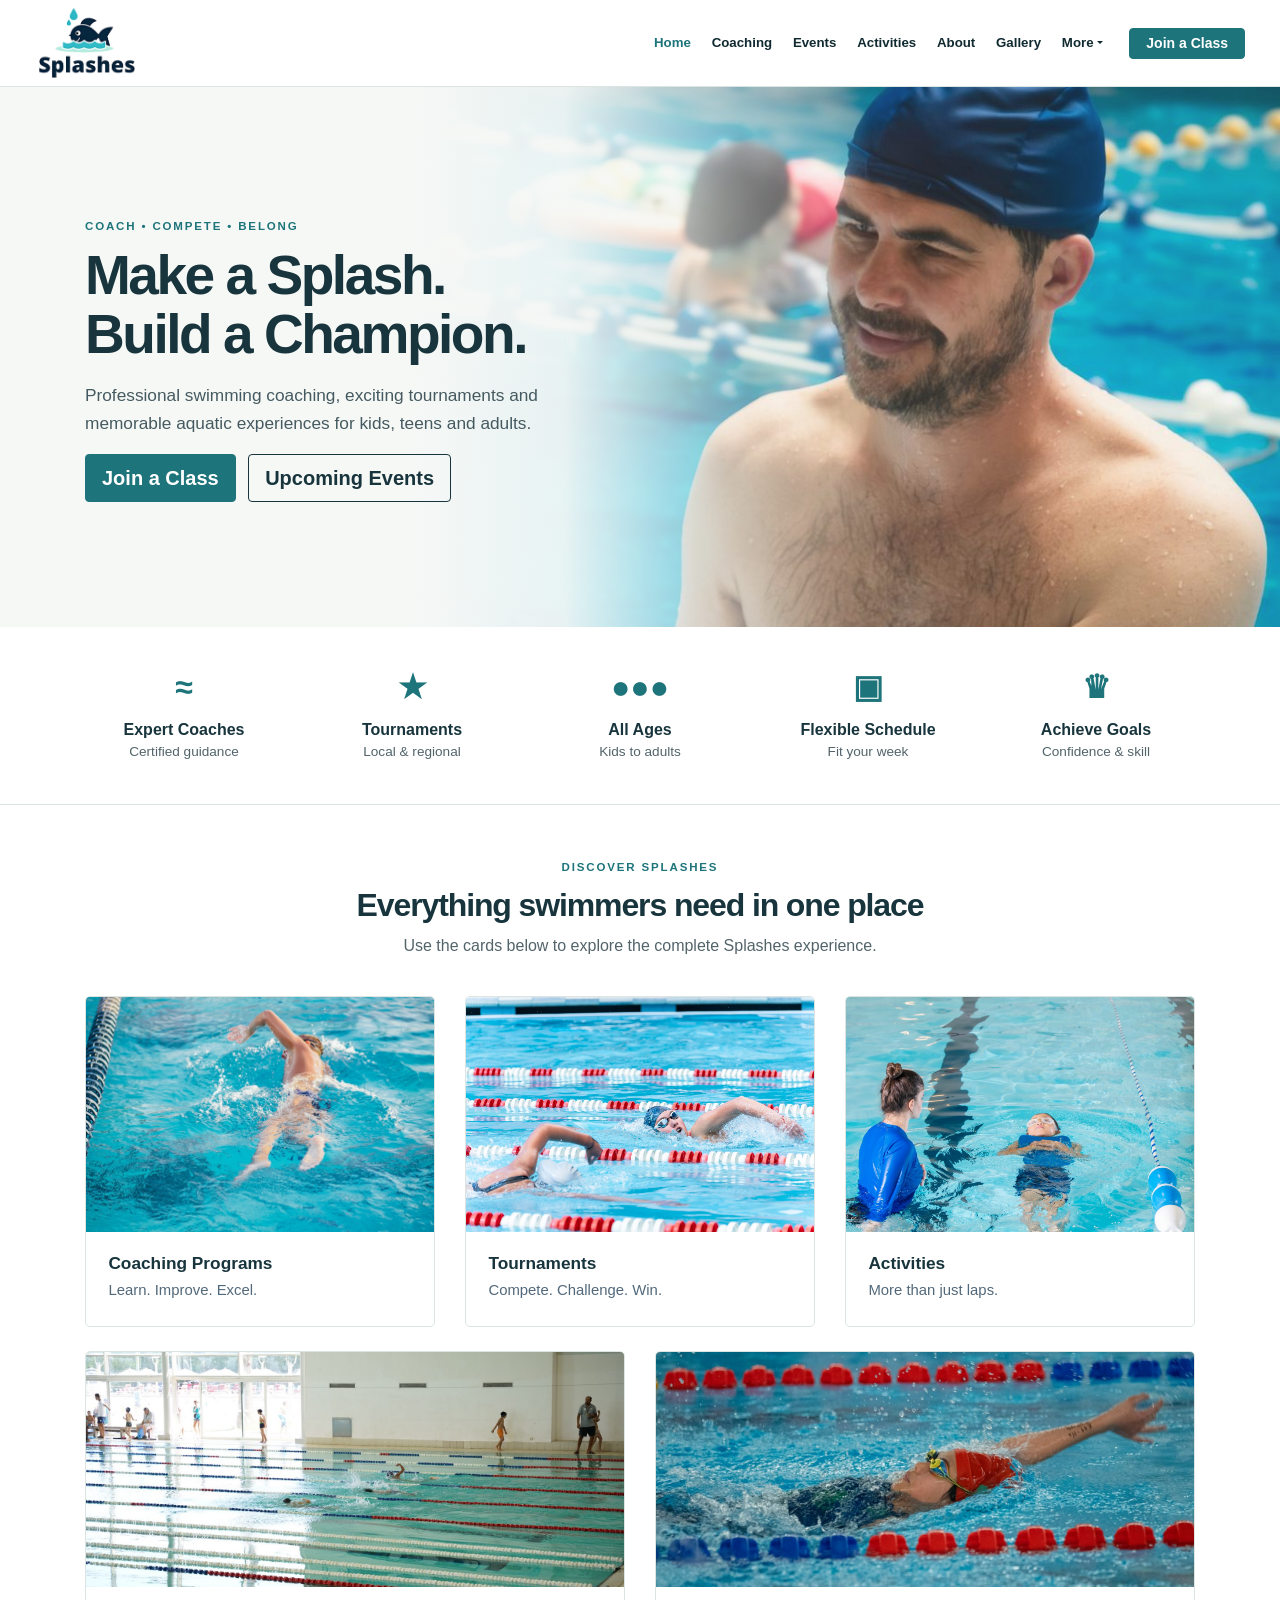
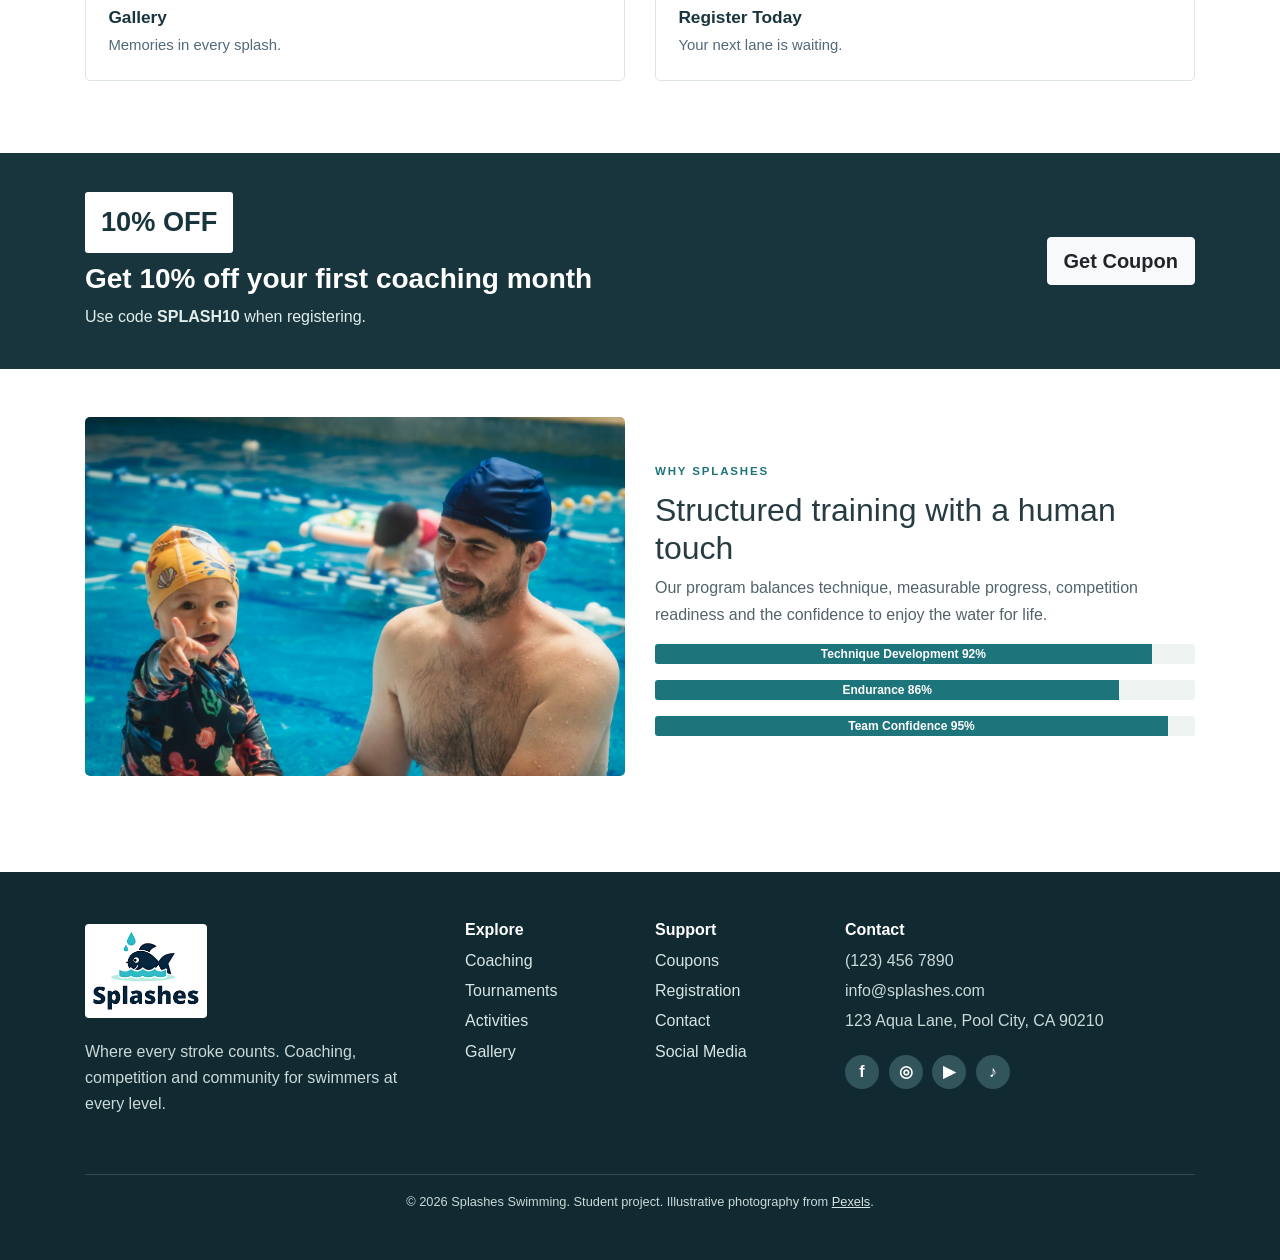
<file: index.html>
<!DOCTYPE html>

<html lang="en">

<head>

    <meta charset="UTF-8">

    <meta name="viewport"
          content="width=device-width, initial-scale=1.0">

    <meta name="description"
          content="Splashes swimming coaching and tournament website">

    <link rel="icon"
          href="images/favicon.png">


    <!-- Bootstrap CSS -->

    <link rel="stylesheet"
          href="https://maxcdn.bootstrapcdn.com/bootstrap/4.5.2/css/bootstrap.min.css">


    <!-- Custom CSS -->

    <link rel="stylesheet"
          href="css/styles.css">


    <title>Splashes | Home</title>

</head>


<body>


    <!-- Main Responsive Bootstrap Navigation -->

    <nav class="navbar navbar-expand-lg navbar-light bg-white sticky-top shadow-sm">

        <div class="container">

            <a class="navbar-brand" href="index.html" aria-label="Splashes Academy home"><img class="brand-logo" src="images/splashes-logo.png" alt="Splashes shark logo"></a>


            <button class="navbar-toggler"
                    type="button"
                    data-toggle="collapse"
                    data-target="#mainNav"
                    aria-controls="mainNav"
                    aria-expanded="false"
                    aria-label="Toggle navigation">

                <span class="navbar-toggler-icon"></span>

            </button>


            <div class="collapse navbar-collapse"
                 id="mainNav">

                <ul class="navbar-nav ml-auto align-items-lg-center">
                    <li class="nav-item"><a class="nav-link" href="index.html">Home</a></li>
                    <li class="nav-item"><a class="nav-link" href="coaching.html">Coaching</a></li>
                    <li class="nav-item"><a class="nav-link" href="tournaments.html">Events</a></li>
                    <li class="nav-item"><a class="nav-link" href="activities.html">Activities</a></li>
                    <li class="nav-item"><a class="nav-link" href="about.html">About</a></li>
                    <li class="nav-item"><a class="nav-link" href="gallery.html">Gallery</a></li>
                    <li class="nav-item dropdown">
                        <a class="nav-link dropdown-toggle" href="#" id="exploreMenu" role="button" data-toggle="dropdown" aria-haspopup="true" aria-expanded="false">More</a>
                        <div class="dropdown-menu dropdown-menu-right" aria-labelledby="exploreMenu">
                            <a class="dropdown-item" href="coupons.html">Coupons</a>
                            <a class="dropdown-item" href="social.html">Social</a>
                            <a class="dropdown-item" href="contact.html">Contact</a>
                        </div>
                    </li>
                    <li class="nav-item ml-lg-3"><a class="btn btn-aqua btn-sm px-3" href="register.html">Join a Class</a></li>
                </ul>

            </div>

        </div>

    </nav>



    <!-- Home Hero Section -->

    <header class="hero-home">

        <div class="container hero-inner">

            <div class="row align-items-center min-vh-70">

                <div class="col-lg-6 hero-copy">

                    <span class="eyebrow">
                        COACH • COMPETE • BELONG
                    </span>

                    <h1>
                        Make a Splash.
                        <br>

                        <span>
                            Build a Champion.
                        </span>
                    </h1>

                    <p class="lead">
                        Professional swimming coaching,
                        exciting tournaments and memorable
                        aquatic experiences for kids,
                        teens and adults.
                    </p>


                    <a href="register.html"
                       class="btn btn-aqua btn-lg mr-lg-2 mb-2 mb-lg-0">

                        Join a Class

                    </a>


                    <a href="tournaments.html"
                       class="btn btn-outline-navy btn-lg">

                        Upcoming Events

                    </a>

                </div>

            </div>

        </div>

    </header>



    <!-- Main Feature Strip -->

    <section class="feature-strip">

        <div class="container">

            <div class="row text-center">


                <div class="col-6 col-md mb-4 mb-md-0">

                    <div class="feature-icon">
                        ≈
                    </div>

                    <h6>
                        Expert Coaches
                    </h6>

                    <p>
                        Certified guidance
                    </p>

                </div>



                <div class="col-6 col-md mb-4 mb-md-0">

                    <div class="feature-icon">
                        ★
                    </div>

                    <h6>
                        Tournaments
                    </h6>

                    <p>
                        Local & regional
                    </p>

                </div>



                <div class="col-6 col-md mb-4 mb-md-0">

                    <div class="feature-icon">
                        ●●●
                    </div>

                    <h6>
                        All Ages
                    </h6>

                    <p>
                        Kids to adults
                    </p>

                </div>



                <div class="col-6 col-md mb-4 mb-md-0">

                    <div class="feature-icon">
                        ▣
                    </div>

                    <h6>
                        Flexible Schedule
                    </h6>

                    <p>
                        Fit your week
                    </p>

                </div>



                <div class="col-12 col-md">

                    <div class="feature-icon">
                        ♛
                    </div>

                    <h6>
                        Achieve Goals
                    </h6>

                    <p>
                        Confidence & skill
                    </p>

                </div>


            </div>

        </div>

    </section>



    <!-- Explore Splashes Cards -->

    <section class="container py-5">

        <div class="section-heading text-center">

            <span class="eyebrow">
                DISCOVER SPLASHES
            </span>

            <h2>
                Everything swimmers need in one place
            </h2>

            <p>
                Use the cards below to explore
                the complete Splashes experience.
            </p>

        </div>


        <div class="row card-deck-grid">


            <!-- Coaching Card -->

            <div class="col-md-4 mb-4">

                <a class="image-card"
                   href="coaching.html">

                    <img src="images/photography/9030290.jpg"
                         alt="A swimmer practices freestyle in a lane">

                    <div>

                        <h4>
                            Coaching Programs
                        </h4>

                        <p>
                            Learn. Improve. Excel.
                        </p>

                    </div>

                </a>

            </div>



            <!-- Tournament Card -->

            <div class="col-md-4 mb-4">

                <a class="image-card"
                   href="tournaments.html">

                    <img src="images/photography/16769521.jpg"
                         alt="Swimmers race freestyle in outdoor lanes">

                    <div>

                        <h4>
                            Tournaments
                        </h4>

                        <p>
                            Compete. Challenge. Win.
                        </p>

                    </div>

                </a>

            </div>



            <!-- Activities Card -->

            <div class="col-md-4 mb-4">

                <a class="image-card"
                   href="activities.html">

                    <img src="images/photography/12918910.jpg"
                         alt="A swimming instructor helps a child in the pool">

                    <div>

                        <h4>
                            Activities
                        </h4>

                        <p>
                            More than just laps.
                        </p>

                    </div>

                </a>

            </div>



            <!-- Gallery Card -->

            <div class="col-md-6 mb-4">

                <a class="image-card horizontal"
                   href="gallery.html">

                    <img src="images/photography/13155141.jpg"
                         alt="Swimmers practice in lanes at an indoor pool">

                    <div>

                        <h4>
                            Gallery
                        </h4>

                        <p>
                            Memories in every splash.
                        </p>

                    </div>

                </a>

            </div>



            <!-- Registration Card -->

            <div class="col-md-6 mb-4">

                <a class="image-card horizontal"
                   href="register.html">

                    <img src="images/photography/30191400.jpg"
                         alt="A competitive swimmer performs backstroke">

                    <div>

                        <h4>
                            Register Today
                        </h4>

                        <p>
                            Your next lane is waiting.
                        </p>

                    </div>

                </a>

            </div>


        </div>

    </section>



    <!-- Promotional Coupon Banner -->

    <section class="coupon-banner">

        <div class="container">

            <div class="row align-items-center">


                <div class="col-md-8">

                    <span class="coupon-badge">
                        10% OFF
                    </span>

                    <h3>
                        Get 10% off your first coaching month
                    </h3>

                    <p class="mb-md-0">
                        Use code
                        <strong>
                            SPLASH10
                        </strong>
                        when registering.
                    </p>

                </div>



                <div class="col-md-4 text-md-right mt-3 mt-md-0">

                    <a class="btn btn-light btn-lg"
                       href="coupons.html">

                        Get Coupon

                    </a>

                </div>


            </div>

        </div>

    </section>



    <!-- Why Splashes Section -->

    <section class="container py-5">

        <div class="row align-items-center">


            <div class="col-lg-6">

                <img class="img-fluid rounded-xl shadow"
                     src="images/photography/32928609.jpg"
                     alt="Competitive swimmer">

            </div>



            <div class="col-lg-6 mt-4 mt-lg-0">

                <span class="eyebrow">
                    WHY SPLASHES
                </span>

                <h2>
                    Structured training with a human touch
                </h2>

                <p>
                    Our program balances technique,
                    measurable progress,
                    competition readiness and the confidence
                    to enjoy the water for life.
                </p>



                <!-- Bootstrap Progress Component -->

                <div class="progress mb-3">

                    <div class="progress-bar"
                         role="progressbar"
                         style="width:92%"
                         aria-valuenow="92"
                         aria-valuemin="0"
                         aria-valuemax="100">

                        Technique Development 92%

                    </div>

                </div>



                <div class="progress mb-3">

                    <div class="progress-bar"
                         role="progressbar"
                         style="width:86%"
                         aria-valuenow="86"
                         aria-valuemin="0"
                         aria-valuemax="100">

                        Endurance 86%

                    </div>

                </div>



                <div class="progress">

                    <div class="progress-bar"
                         role="progressbar"
                         style="width:95%"
                         aria-valuenow="95"
                         aria-valuemin="0"
                         aria-valuemax="100">

                        Team Confidence 95%

                    </div>

                </div>


            </div>

        </div>

    </section>



    <!-- Site Footer -->

    <footer class="site-footer mt-5">




        <div class="container py-5">

            <div class="row">


                <div class="col-md-4 mb-4">

                    <a class="footer-brand" href="index.html" aria-label="Splashes Academy home"><img class="footer-logo" src="images/splashes-logo.png" alt="Splashes shark logo"></a>


                    <p class="mt-2">
                        Where every stroke counts.
                        Coaching, competition and community
                        for swimmers at every level.
                    </p>

                </div>



                <div class="col-6 col-md-2">

                    <h6>
                        Explore
                    </h6>

                    <a href="coaching.html">
                        Coaching
                    </a>

                    <a href="tournaments.html">
                        Tournaments
                    </a>

                    <a href="activities.html">
                        Activities
                    </a>

                    <a href="gallery.html">
                        Gallery
                    </a>

                </div>



                <div class="col-6 col-md-2">

                    <h6>
                        Support
                    </h6>

                    <a href="coupons.html">
                        Coupons
                    </a>

                    <a href="register.html">
                        Registration
                    </a>

                    <a href="contact.html">
                        Contact
                    </a>

                    <a href="social.html">
                        Social Media
                    </a>

                </div>



                <div class="col-md-4 mt-4 mt-md-0">

                    <h6>
                        Contact
                    </h6>

                    <p class="mb-1">
                        (123) 456 7890
                    </p>

                    <p class="mb-1">
                        info@splashes.com
                    </p>

                    <p>
                        123 Aqua Lane, Pool City, CA 90210
                    </p>


                    <div class="social-dots">

                        <a href="#"
                           aria-label="Facebook">
                            f
                        </a>

                        <a href="#"
                           aria-label="Instagram">
                            ◎
                        </a>

                        <a href="#"
                           aria-label="YouTube">
                            ▶
                        </a>

                        <a href="#"
                           aria-label="TikTok">
                            ♪
                        </a>

                    </div>

                </div>


            </div>


            <hr>


            <p class="small mb-0 text-center">
                © 2026 Splashes Swimming. Student project. Illustrative photography from <a class="photo-credit" href="https://www.pexels.com/">Pexels</a>.
            </p>

        </div>

    </footer>



    <!-- JavaScript Libraries and Custom Script -->


    <!-- jQuery -->

    <script src="https://ajax.googleapis.com/ajax/libs/jquery/3.5.1/jquery.min.js">
    </script>


    <!-- Popper -->

    <script src="https://cdnjs.cloudflare.com/ajax/libs/popper.js/1.16.0/umd/popper.min.js">
    </script>


    <!-- Bootstrap JavaScript -->

    <script src="https://maxcdn.bootstrapcdn.com/bootstrap/4.5.2/js/bootstrap.min.js">
    </script>


    <!-- Custom JavaScript -->

    <script src="js/script.js">
    </script>


</body>

</html>
</file>
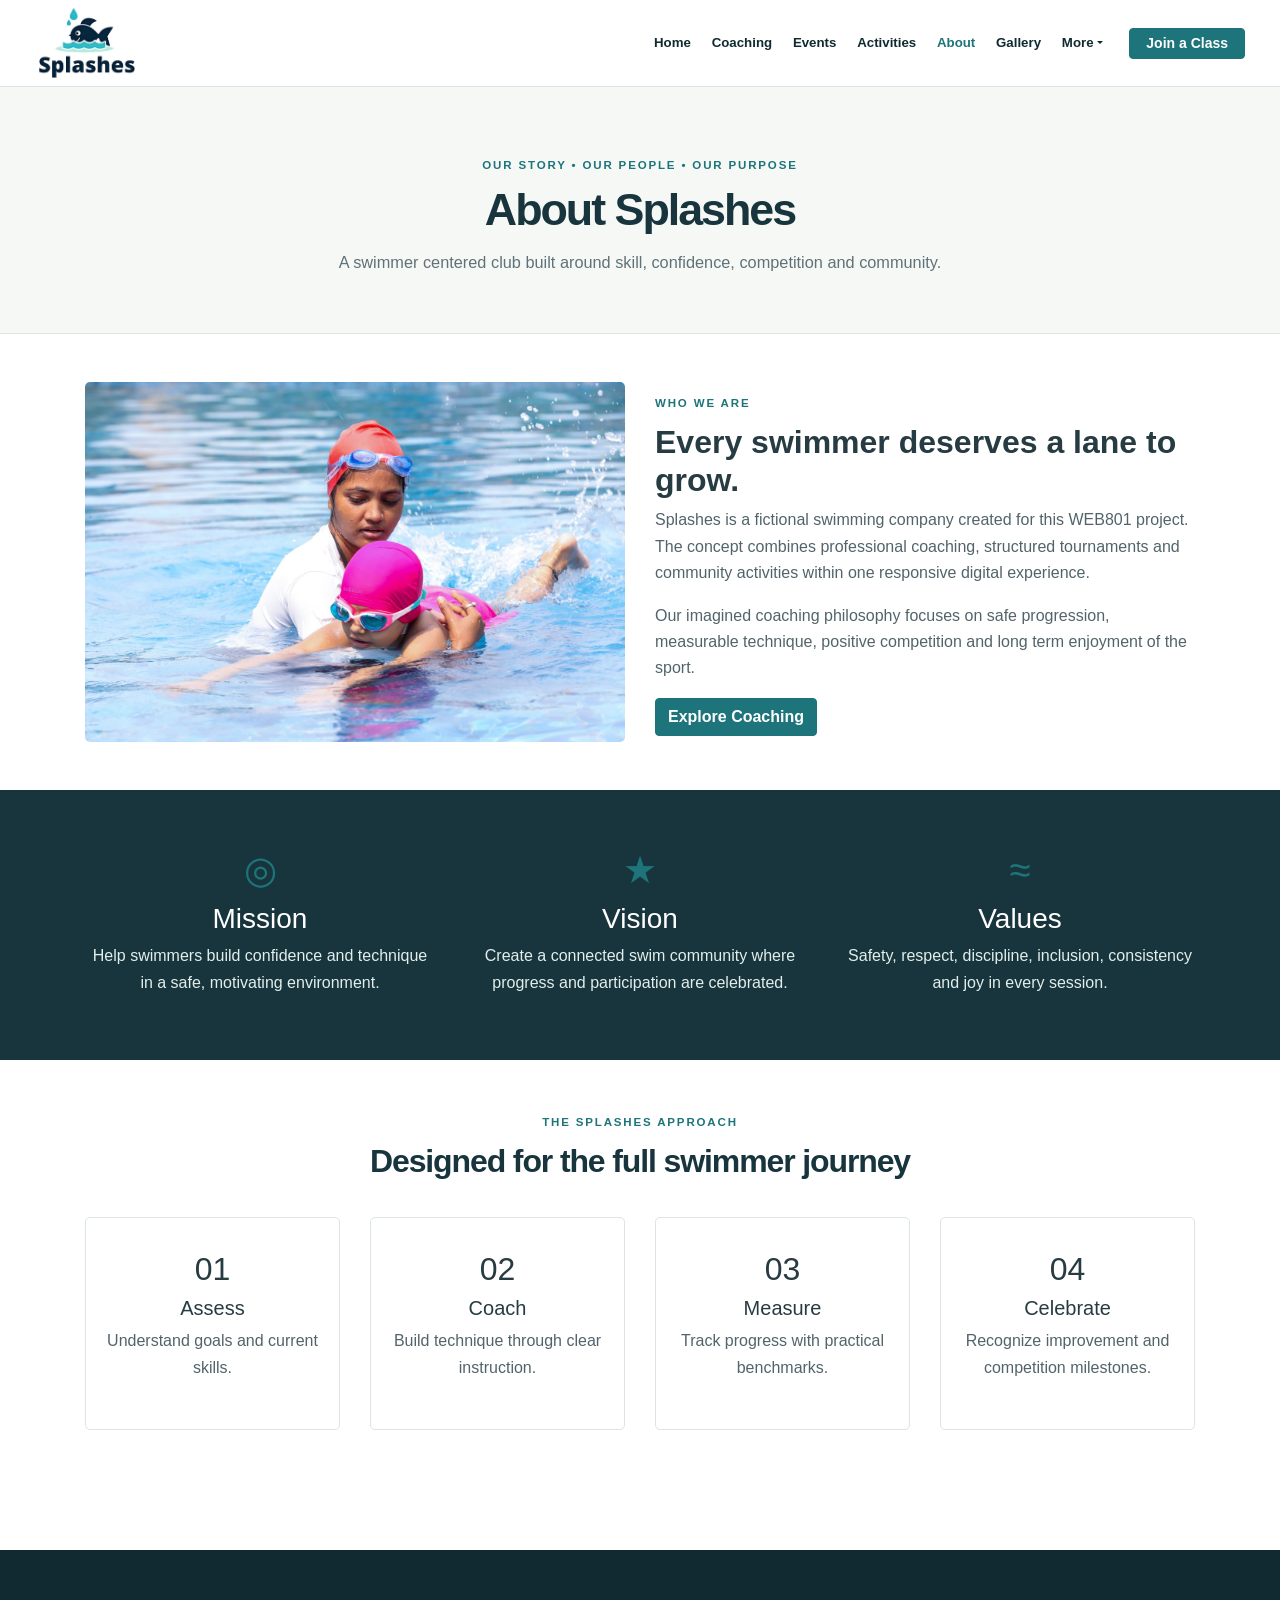
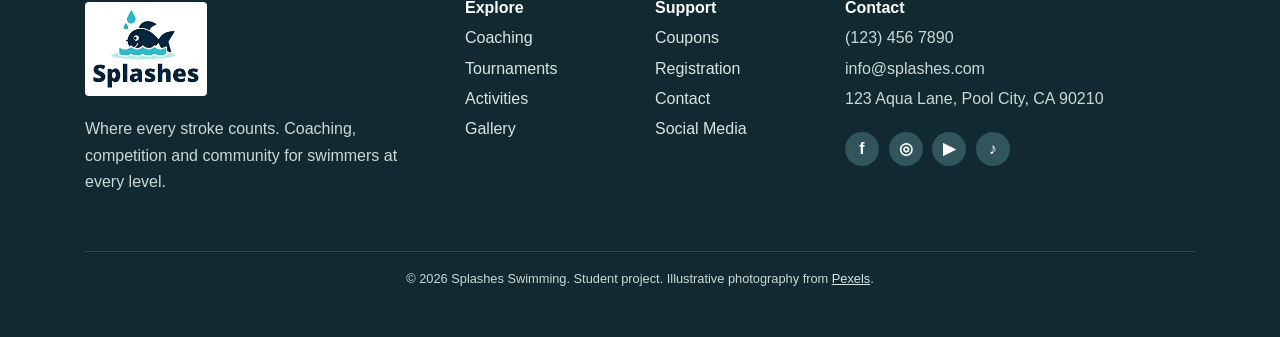
<file: about.html>
<!DOCTYPE html>

<html lang="en">

<head>

    <meta charset="UTF-8">

    <meta name="viewport"
          content="width=device-width, initial-scale=1.0">

    <meta name="description"
          content="Splashes swimming coaching and tournament website">

    <link rel="icon"
          href="images/favicon.png">


    <!-- Bootstrap CSS -->

    <link rel="stylesheet"
          href="https://maxcdn.bootstrapcdn.com/bootstrap/4.5.2/css/bootstrap.min.css">


    <!-- Custom CSS -->

    <link rel="stylesheet"
          href="css/styles.css">


    <title>Splashes | About</title>

</head>


<body>


    <!-- Main Responsive Bootstrap Navigation -->

    <nav class="navbar navbar-expand-lg navbar-light bg-white sticky-top shadow-sm">

        <div class="container">

            <a class="navbar-brand" href="index.html" aria-label="Splashes Academy home"><img class="brand-logo" src="images/splashes-logo.png" alt="Splashes shark logo"></a>


            <button class="navbar-toggler"
                    type="button"
                    data-toggle="collapse"
                    data-target="#mainNav"
                    aria-controls="mainNav"
                    aria-expanded="false"
                    aria-label="Toggle navigation">

                <span class="navbar-toggler-icon"></span>

            </button>


            <div class="collapse navbar-collapse"
                 id="mainNav">

                <ul class="navbar-nav ml-auto align-items-lg-center">
                    <li class="nav-item"><a class="nav-link" href="index.html">Home</a></li>
                    <li class="nav-item"><a class="nav-link" href="coaching.html">Coaching</a></li>
                    <li class="nav-item"><a class="nav-link" href="tournaments.html">Events</a></li>
                    <li class="nav-item"><a class="nav-link" href="activities.html">Activities</a></li>
                    <li class="nav-item"><a class="nav-link" href="about.html">About</a></li>
                    <li class="nav-item"><a class="nav-link" href="gallery.html">Gallery</a></li>
                    <li class="nav-item dropdown">
                        <a class="nav-link dropdown-toggle" href="#" id="exploreMenu" role="button" data-toggle="dropdown" aria-haspopup="true" aria-expanded="false">More</a>
                        <div class="dropdown-menu dropdown-menu-right" aria-labelledby="exploreMenu">
                            <a class="dropdown-item" href="coupons.html">Coupons</a>
                            <a class="dropdown-item" href="social.html">Social</a>
                            <a class="dropdown-item" href="contact.html">Contact</a>
                        </div>
                    </li>
                    <li class="nav-item ml-lg-3"><a class="btn btn-aqua btn-sm px-3" href="register.html">Join a Class</a></li>
                </ul>

            </div>

        </div>

    </nav>



    <!-- About Page Hero -->

    <section class="page-hero">

        <div class="container">

            <span class="eyebrow">
                OUR STORY • OUR PEOPLE • OUR PURPOSE
            </span>

            <h1>
                About Splashes
            </h1>

            <p>
                A swimmer centered club built around skill,
                confidence, competition and community.
            </p>

        </div>

    </section>



    <!-- Who We Are Section -->

    <section class="container py-5">

        <div class="row align-items-center">


            <!-- Team Image -->

            <div class="col-lg-6">

                <img src="images/photography/31522680.jpg"
                     class="img-fluid rounded-xl shadow"
                     alt="An instructor helps a child learn to swim">

            </div>



            <!-- About Content -->

            <div class="col-lg-6 mt-4 mt-lg-0">

                <span class="eyebrow">
                    WHO WE ARE
                </span>

                <h2 class="font-weight-bold">
                    Every swimmer deserves a lane to grow.
                </h2>

                <p>
                    Splashes is a fictional swimming company
                    created for this WEB801 project.
                    The concept combines professional coaching,
                    structured tournaments and community activities
                    within one responsive digital experience.
                </p>

                <p>
                    Our imagined coaching philosophy focuses
                    on safe progression, measurable technique,
                    positive competition and long term enjoyment
                    of the sport.
                </p>

                <a href="coaching.html"
                   class="btn btn-aqua">

                    Explore Coaching

                </a>

            </div>


        </div>

    </section>



    <!-- Mission, Vision and Values -->

    <section class="navy-band py-5">

        <div class="container text-white">

            <div class="row text-center">


                <!-- Mission -->

                <div class="col-md-4 mb-4 mb-md-0">

                    <div class="big-icon">
                        ◎
                    </div>

                    <h3>
                        Mission
                    </h3>

                    <p>
                        Help swimmers build confidence
                        and technique in a safe,
                        motivating environment.
                    </p>

                </div>



                <!-- Vision -->

                <div class="col-md-4 mb-4 mb-md-0">

                    <div class="big-icon">
                        ★
                    </div>

                    <h3>
                        Vision
                    </h3>

                    <p>
                        Create a connected swim community
                        where progress and participation
                        are celebrated.
                    </p>

                </div>



                <!-- Values -->

                <div class="col-md-4">

                    <div class="big-icon">
                        ≈
                    </div>

                    <h3>
                        Values
                    </h3>

                    <p>
                        Safety, respect, discipline,
                        inclusion, consistency and joy
                        in every session.
                    </p>

                </div>


            </div>

        </div>

    </section>



    <!-- Splashes Coaching Approach -->

    <section class="container py-5">

        <div class="section-heading text-center">

            <span class="eyebrow">
                THE SPLASHES APPROACH
            </span>

            <h2>
                Designed for the full swimmer journey
            </h2>

        </div>


        <div class="row">


            <!-- Step 1 -->

            <div class="col-md-3 col-6 mb-4">

                <div class="social-card text-center">

                    <h2>
                        01
                    </h2>

                    <h5>
                        Assess
                    </h5>

                    <p>
                        Understand goals and current skills.
                    </p>

                </div>

            </div>



            <!-- Step 2 -->

            <div class="col-md-3 col-6 mb-4">

                <div class="social-card text-center">

                    <h2>
                        02
                    </h2>

                    <h5>
                        Coach
                    </h5>

                    <p>
                        Build technique through clear instruction.
                    </p>

                </div>

            </div>



            <!-- Step 3 -->

            <div class="col-md-3 col-6 mb-4">

                <div class="social-card text-center">

                    <h2>
                        03
                    </h2>

                    <h5>
                        Measure
                    </h5>

                    <p>
                        Track progress with practical benchmarks.
                    </p>

                </div>

            </div>



            <!-- Step 4 -->

            <div class="col-md-3 col-6 mb-4">

                <div class="social-card text-center">

                    <h2>
                        04
                    </h2>

                    <h5>
                        Celebrate
                    </h5>

                    <p>
                        Recognize improvement
                        and competition milestones.
                    </p>

                </div>

            </div>


        </div>

    </section>



    <!-- Site Footer -->

    <footer class="site-footer mt-5">




        <div class="container py-5">

            <div class="row">


                <div class="col-md-4 mb-4">

                    <a class="footer-brand" href="index.html" aria-label="Splashes Academy home"><img class="footer-logo" src="images/splashes-logo.png" alt="Splashes shark logo"></a>

                    <p class="mt-2">
                        Where every stroke counts.
                        Coaching, competition and community
                        for swimmers at every level.
                    </p>

                </div>



                <div class="col-6 col-md-2">

                    <h6>
                        Explore
                    </h6>

                    <a href="coaching.html">
                        Coaching
                    </a>

                    <a href="tournaments.html">
                        Tournaments
                    </a>

                    <a href="activities.html">
                        Activities
                    </a>

                    <a href="gallery.html">
                        Gallery
                    </a>

                </div>



                <div class="col-6 col-md-2">

                    <h6>
                        Support
                    </h6>

                    <a href="coupons.html">
                        Coupons
                    </a>

                    <a href="register.html">
                        Registration
                    </a>

                    <a href="contact.html">
                        Contact
                    </a>

                    <a href="social.html">
                        Social Media
                    </a>

                </div>



                <div class="col-md-4 mt-4 mt-md-0">

                    <h6>
                        Contact
                    </h6>

                    <p class="mb-1">
                        (123) 456 7890
                    </p>

                    <p class="mb-1">
                        info@splashes.com
                    </p>

                    <p>
                        123 Aqua Lane, Pool City, CA 90210
                    </p>


                    <div class="social-dots">

                        <a href="#"
                           aria-label="Facebook">
                            f
                        </a>

                        <a href="#"
                           aria-label="Instagram">
                            ◎
                        </a>

                        <a href="#"
                           aria-label="YouTube">
                            ▶
                        </a>

                        <a href="#"
                           aria-label="TikTok">
                            ♪
                        </a>

                    </div>

                </div>


            </div>


            <hr>


            <p class="small mb-0 text-center">
                © 2026 Splashes Swimming. Student project. Illustrative photography from <a class="photo-credit" href="https://www.pexels.com/">Pexels</a>.
            </p>

        </div>

    </footer>



    <!-- JavaScript Libraries and Custom Script -->


    <!-- jQuery -->

    <script src="https://ajax.googleapis.com/ajax/libs/jquery/3.5.1/jquery.min.js">
    </script>


    <!-- Popper -->

    <script src="https://cdnjs.cloudflare.com/ajax/libs/popper.js/1.16.0/umd/popper.min.js">
    </script>


    <!-- Bootstrap JavaScript -->

    <script src="https://maxcdn.bootstrapcdn.com/bootstrap/4.5.2/js/bootstrap.min.js">
    </script>


    <!-- Custom JavaScript -->

    <script src="js/script.js">
    </script>


</body>

</html>
</file>
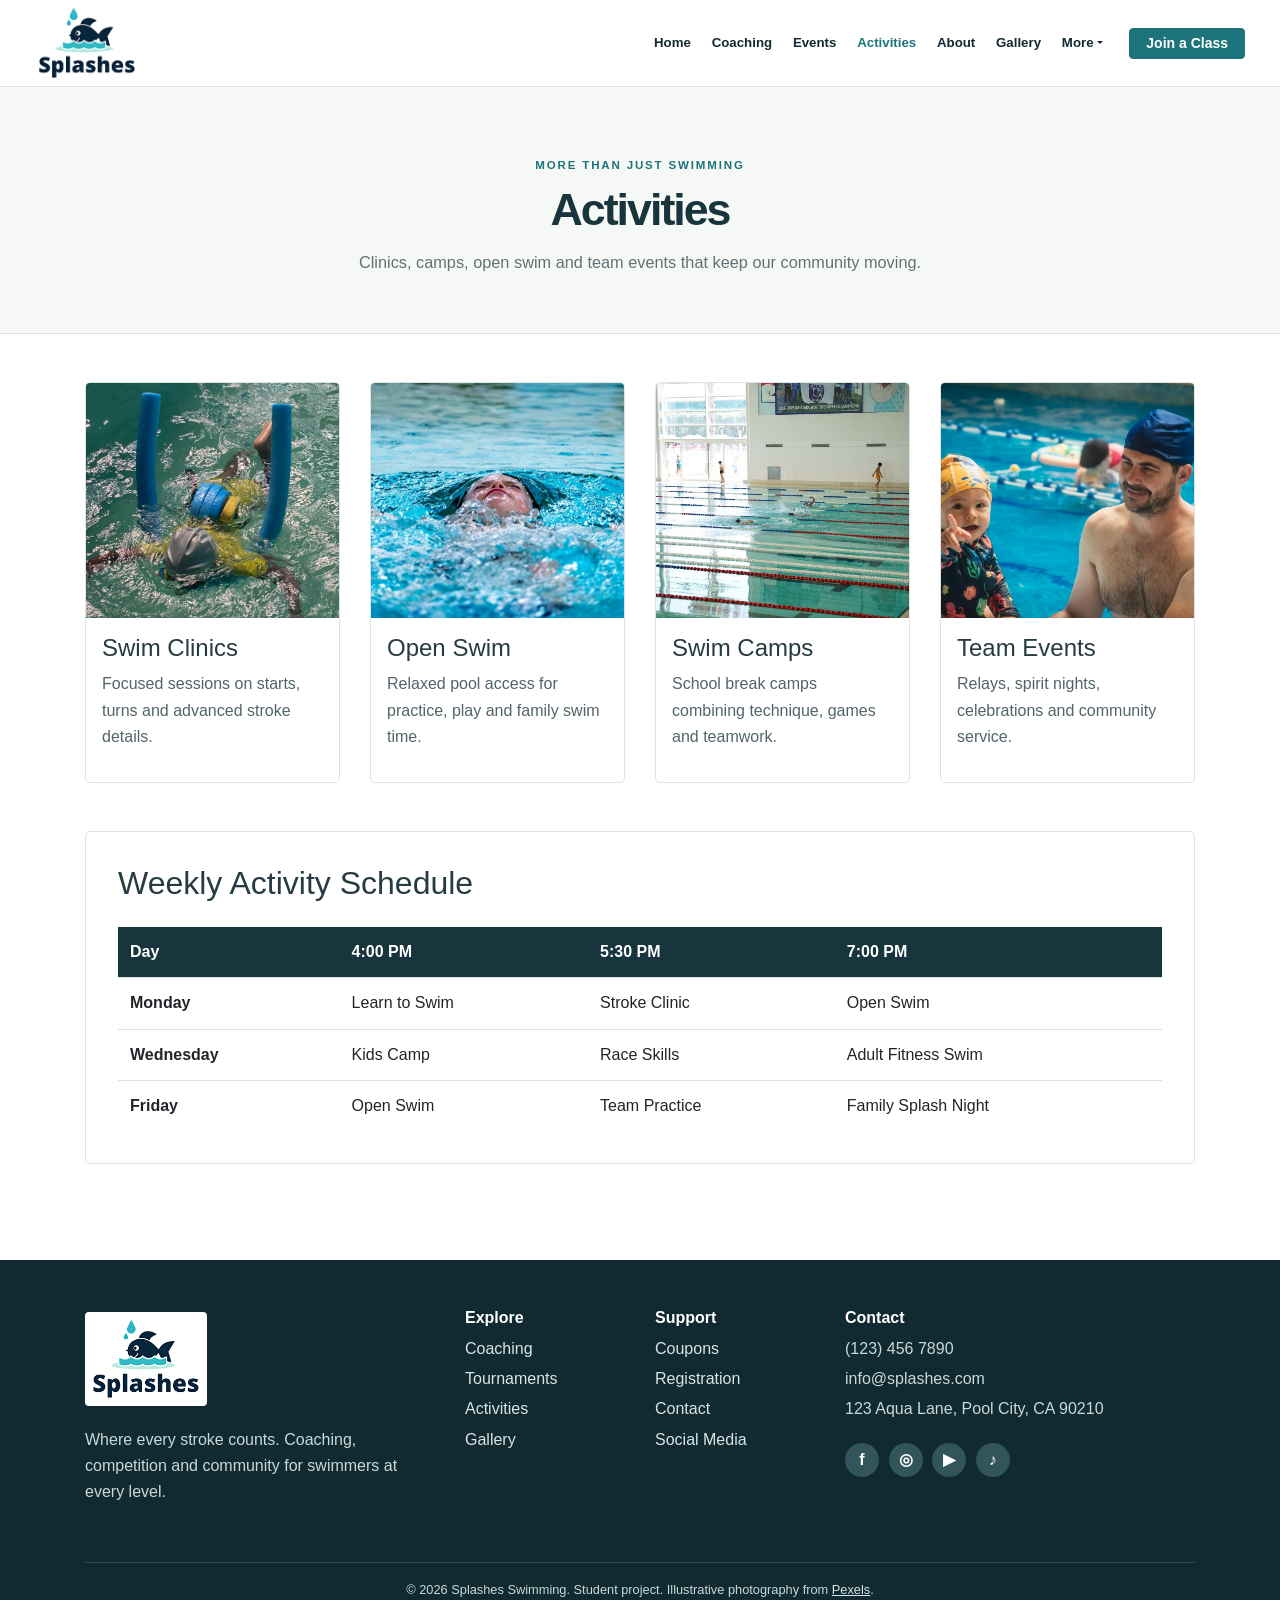
<file: activities.html>
<!DOCTYPE html>

<html lang="en">

<head>

    <meta charset="UTF-8">

    <meta name="viewport"
          content="width=device-width, initial-scale=1.0">

    <meta name="description"
          content="Splashes swimming coaching and tournament website">

    <link rel="icon"
          href="images/favicon.png">


    <!-- Bootstrap CSS -->

    <link rel="stylesheet"
          href="https://maxcdn.bootstrapcdn.com/bootstrap/4.5.2/css/bootstrap.min.css">


    <!-- Custom CSS -->

    <link rel="stylesheet"
          href="css/styles.css">


    <title>Splashes | Activities</title>

</head>


<body>


    <!-- Main Responsive Bootstrap Navigation -->

    <nav class="navbar navbar-expand-lg navbar-light bg-white sticky-top shadow-sm">

        <div class="container">

            <a class="navbar-brand" href="index.html" aria-label="Splashes Academy home"><img class="brand-logo" src="images/splashes-logo.png" alt="Splashes shark logo"></a>


            <button class="navbar-toggler"
                    type="button"
                    data-toggle="collapse"
                    data-target="#mainNav"
                    aria-controls="mainNav"
                    aria-expanded="false"
                    aria-label="Toggle navigation">

                <span class="navbar-toggler-icon"></span>

            </button>


            <div class="collapse navbar-collapse"
                 id="mainNav">

                <ul class="navbar-nav ml-auto align-items-lg-center">
                    <li class="nav-item"><a class="nav-link" href="index.html">Home</a></li>
                    <li class="nav-item"><a class="nav-link" href="coaching.html">Coaching</a></li>
                    <li class="nav-item"><a class="nav-link" href="tournaments.html">Events</a></li>
                    <li class="nav-item"><a class="nav-link" href="activities.html">Activities</a></li>
                    <li class="nav-item"><a class="nav-link" href="about.html">About</a></li>
                    <li class="nav-item"><a class="nav-link" href="gallery.html">Gallery</a></li>
                    <li class="nav-item dropdown">
                        <a class="nav-link dropdown-toggle" href="#" id="exploreMenu" role="button" data-toggle="dropdown" aria-haspopup="true" aria-expanded="false">More</a>
                        <div class="dropdown-menu dropdown-menu-right" aria-labelledby="exploreMenu">
                            <a class="dropdown-item" href="coupons.html">Coupons</a>
                            <a class="dropdown-item" href="social.html">Social</a>
                            <a class="dropdown-item" href="contact.html">Contact</a>
                        </div>
                    </li>
                    <li class="nav-item ml-lg-3"><a class="btn btn-aqua btn-sm px-3" href="register.html">Join a Class</a></li>
                </ul>

            </div>

        </div>

    </nav>



    <!-- Activities Page Hero -->

    <section class="page-hero">

        <div class="container">

            <span class="eyebrow">
                MORE THAN JUST SWIMMING
            </span>

            <h1>
                Activities
            </h1>

            <p>
                Clinics, camps, open swim and team events
                that keep our community moving.
            </p>

        </div>

    </section>



    <!-- Activity Programs -->

    <section class="container py-5">

        <div class="row">


            <!-- Swim Clinics -->

            <div class="col-md-6 col-lg-3 mb-4">

                <div class="activity-card">

                    <img src="images/photography/34625350.jpg"
                         alt="A child practices swimming with pool noodles">

                    <div class="p-3">

                        <h4>
                            Swim Clinics
                        </h4>

                        <p>
                            Focused sessions on starts,
                            turns and advanced stroke details.
                        </p>

                    </div>

                </div>

            </div>



            <!-- Open Swim -->

            <div class="col-md-6 col-lg-3 mb-4">

                <div class="activity-card">

                    <img src="images/photography/34193272.jpg"
                         alt="A child swims in sunlit pool water">

                    <div class="p-3">

                        <h4>
                            Open Swim
                        </h4>

                        <p>
                            Relaxed pool access for practice,
                            play and family swim time.
                        </p>

                    </div>

                </div>

            </div>



            <!-- Swim Camps -->

            <div class="col-md-6 col-lg-3 mb-4">

                <div class="activity-card">

                    <img src="images/photography/13155141.jpg"
                         alt="Swimmers practice in lanes at an indoor pool">

                    <div class="p-3">

                        <h4>
                            Swim Camps
                        </h4>

                        <p>
                            School break camps combining technique,
                            games and teamwork.
                        </p>

                    </div>

                </div>

            </div>



            <!-- Team Events -->

            <div class="col-md-6 col-lg-3 mb-4">

                <div class="activity-card">

                    <img src="images/photography/32928609.jpg"
                         alt="A parent and child share a moment at the pool">

                    <div class="p-3">

                        <h4>
                            Team Events
                        </h4>

                        <p>
                            Relays, spirit nights, celebrations
                            and community service.
                        </p>

                    </div>

                </div>

            </div>


        </div>



        <!-- Weekly Activity Schedule -->

        <div class="schedule-box mt-4">

            <h2 class="mb-4">
                Weekly Activity Schedule
            </h2>


            <!-- Responsive Bootstrap Table -->

            <div class="table-responsive">

                <table class="table table-hover">

                    <thead>

                        <tr>

                            <th scope="col">
                                Day
                            </th>

                            <th scope="col">
                                4:00 PM
                            </th>

                            <th scope="col">
                                5:30 PM
                            </th>

                            <th scope="col">
                                7:00 PM
                            </th>

                        </tr>

                    </thead>


                    <tbody>


                        <!-- Monday Schedule -->

                        <tr>

                            <th scope="row">
                                Monday
                            </th>

                            <td>
                                Learn to Swim
                            </td>

                            <td>
                                Stroke Clinic
                            </td>

                            <td>
                                Open Swim
                            </td>

                        </tr>



                        <!-- Wednesday Schedule -->

                        <tr>

                            <th scope="row">
                                Wednesday
                            </th>

                            <td>
                                Kids Camp
                            </td>

                            <td>
                                Race Skills
                            </td>

                            <td>
                                Adult Fitness Swim
                            </td>

                        </tr>



                        <!-- Friday Schedule -->

                        <tr>

                            <th scope="row">
                                Friday
                            </th>

                            <td>
                                Open Swim
                            </td>

                            <td>
                                Team Practice
                            </td>

                            <td>
                                Family Splash Night
                            </td>

                        </tr>


                    </tbody>

                </table>

            </div>

        </div>

    </section>



    <!-- Site Footer -->

    <footer class="site-footer mt-5">




        <div class="container py-5">

            <div class="row">


                <div class="col-md-4 mb-4">

                    <a class="footer-brand" href="index.html" aria-label="Splashes Academy home"><img class="footer-logo" src="images/splashes-logo.png" alt="Splashes shark logo"></a>

                    <p class="mt-2">
                        Where every stroke counts.
                        Coaching, competition and community
                        for swimmers at every level.
                    </p>

                </div>



                <div class="col-6 col-md-2">

                    <h6>
                        Explore
                    </h6>

                    <a href="coaching.html">
                        Coaching
                    </a>

                    <a href="tournaments.html">
                        Tournaments
                    </a>

                    <a href="activities.html">
                        Activities
                    </a>

                    <a href="gallery.html">
                        Gallery
                    </a>

                </div>



                <div class="col-6 col-md-2">

                    <h6>
                        Support
                    </h6>

                    <a href="coupons.html">
                        Coupons
                    </a>

                    <a href="register.html">
                        Registration
                    </a>

                    <a href="contact.html">
                        Contact
                    </a>

                    <a href="social.html">
                        Social Media
                    </a>

                </div>



                <div class="col-md-4 mt-4 mt-md-0">

                    <h6>
                        Contact
                    </h6>

                    <p class="mb-1">
                        (123) 456 7890
                    </p>

                    <p class="mb-1">
                        info@splashes.com
                    </p>

                    <p>
                        123 Aqua Lane, Pool City, CA 90210
                    </p>


                    <div class="social-dots">

                        <a href="#"
                           aria-label="Facebook">
                            f
                        </a>

                        <a href="#"
                           aria-label="Instagram">
                            ◎
                        </a>

                        <a href="#"
                           aria-label="YouTube">
                            ▶
                        </a>

                        <a href="#"
                           aria-label="TikTok">
                            ♪
                        </a>

                    </div>

                </div>


            </div>


            <hr>


            <p class="small mb-0 text-center">
                © 2026 Splashes Swimming. Student project. Illustrative photography from <a class="photo-credit" href="https://www.pexels.com/">Pexels</a>.
            </p>

        </div>

    </footer>



    <!-- JavaScript Libraries and Custom Script -->


    <!-- jQuery -->

    <script src="https://ajax.googleapis.com/ajax/libs/jquery/3.5.1/jquery.min.js">
    </script>


    <!-- Popper -->

    <script src="https://cdnjs.cloudflare.com/ajax/libs/popper.js/1.16.0/umd/popper.min.js">
    </script>


    <!-- Bootstrap JavaScript -->

    <script src="https://maxcdn.bootstrapcdn.com/bootstrap/4.5.2/js/bootstrap.min.js">
    </script>


    <!-- Custom JavaScript -->

    <script src="js/script.js">
    </script>


</body>

</html>
</file>
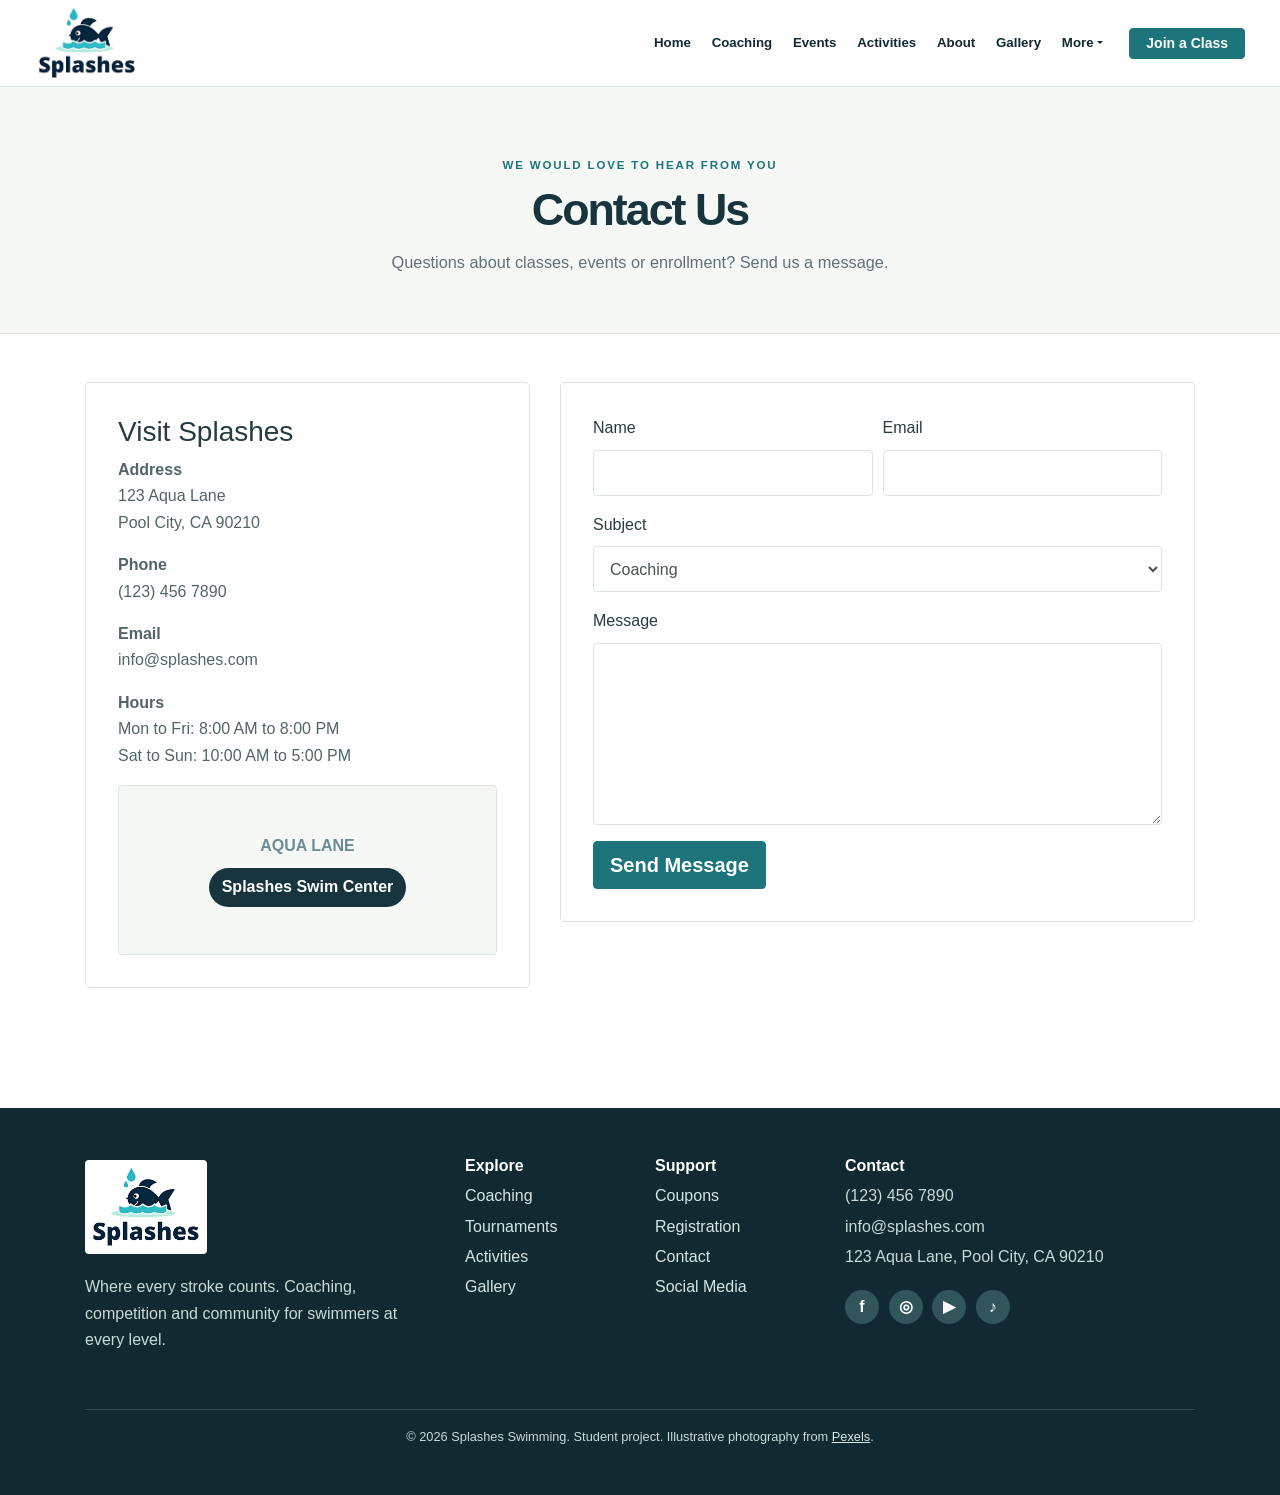
<file: contact.html>
<!DOCTYPE html>

<html lang="en">

<head>

    <meta charset="UTF-8">

    <meta name="viewport"
          content="width=device-width, initial-scale=1.0">

    <meta name="description"
          content="Splashes swimming coaching and tournament website">

    <link rel="icon"
          href="images/favicon.png">


    <!-- Bootstrap CSS -->

    <link rel="stylesheet"
          href="https://maxcdn.bootstrapcdn.com/bootstrap/4.5.2/css/bootstrap.min.css">


    <!-- Custom CSS -->

    <link rel="stylesheet"
          href="css/styles.css">


    <title>Splashes | Contact</title>

</head>


<body>


    <!-- Main Responsive Bootstrap Navigation -->

    <nav class="navbar navbar-expand-lg navbar-light bg-white sticky-top shadow-sm">

        <div class="container">

            <a class="navbar-brand" href="index.html" aria-label="Splashes Academy home"><img class="brand-logo" src="images/splashes-logo.png" alt="Splashes shark logo"></a>


            <button class="navbar-toggler"
                    type="button"
                    data-toggle="collapse"
                    data-target="#mainNav"
                    aria-controls="mainNav"
                    aria-expanded="false"
                    aria-label="Toggle navigation">

                <span class="navbar-toggler-icon"></span>

            </button>


            <div class="collapse navbar-collapse"
                 id="mainNav">

                <ul class="navbar-nav ml-auto align-items-lg-center">
                    <li class="nav-item"><a class="nav-link" href="index.html">Home</a></li>
                    <li class="nav-item"><a class="nav-link" href="coaching.html">Coaching</a></li>
                    <li class="nav-item"><a class="nav-link" href="tournaments.html">Events</a></li>
                    <li class="nav-item"><a class="nav-link" href="activities.html">Activities</a></li>
                    <li class="nav-item"><a class="nav-link" href="about.html">About</a></li>
                    <li class="nav-item"><a class="nav-link" href="gallery.html">Gallery</a></li>
                    <li class="nav-item dropdown">
                        <a class="nav-link dropdown-toggle" href="#" id="exploreMenu" role="button" data-toggle="dropdown" aria-haspopup="true" aria-expanded="false">More</a>
                        <div class="dropdown-menu dropdown-menu-right" aria-labelledby="exploreMenu">
                            <a class="dropdown-item" href="coupons.html">Coupons</a>
                            <a class="dropdown-item" href="social.html">Social</a>
                            <a class="dropdown-item" href="contact.html">Contact</a>
                        </div>
                    </li>
                    <li class="nav-item ml-lg-3"><a class="btn btn-aqua btn-sm px-3" href="register.html">Join a Class</a></li>
                </ul>

            </div>

        </div>

    </nav>



    <!-- Contact Page Hero -->

    <section class="page-hero">

        <div class="container">

            <span class="eyebrow">
                WE WOULD LOVE TO HEAR FROM YOU
            </span>

            <h1>
                Contact Us
            </h1>

            <p>
                Questions about classes, events or enrollment?
                Send us a message.
            </p>

        </div>

    </section>



    <!-- Contact Information and Contact Form -->

    <section class="container py-5">

        <div class="row">


            <!-- Contact Information -->

            <div class="col-lg-5 mb-4">

                <div class="contact-panel">

                    <h3>
                        Visit Splashes
                    </h3>


                    <p>

                        <strong>
                            Address
                        </strong>

                        <br>

                        123 Aqua Lane

                        <br>

                        Pool City, CA 90210

                    </p>


                    <p>

                        <strong>
                            Phone
                        </strong>

                        <br>

                        (123) 456 7890

                    </p>


                    <p>

                        <strong>
                            Email
                        </strong>

                        <br>

                        info@splashes.com

                    </p>


                    <p>

                        <strong>
                            Hours
                        </strong>

                        <br>

                        Mon to Fri: 8:00 AM to 8:00 PM

                        <br>

                        Sat to Sun: 10:00 AM to 5:00 PM

                    </p>


                    <!-- Student Project Map Display -->

                    <div class="fake-map">

                        AQUA LANE

                        <br>

                        <span>
                            Splashes Swim Center
                        </span>

                    </div>

                </div>

            </div>



            <!-- HTML Contact Form -->

            <div class="col-lg-7">

                <form id="contactForm"
                      class="form-card"
                      novalidate>


                    <div class="form-row">


                        <!-- Name Field -->

                        <div class="form-group col-md-6">

                            <label for="contactName">
                                Name
                            </label>

                            <input id="contactName"
                                   type="text"
                                   class="form-control"
                                   required>

                            <div class="invalid-feedback">
                                Please enter your name.
                            </div>

                        </div>



                        <!-- Email Field -->

                        <div class="form-group col-md-6">

                            <label for="contactEmail">
                                Email
                            </label>

                            <input id="contactEmail"
                                   type="email"
                                   class="form-control"
                                   required>

                            <div class="invalid-feedback">
                                Please enter a valid email.
                            </div>

                        </div>


                    </div>



                    <!-- Subject Selection -->

                    <div class="form-group">

                        <label for="subject">
                            Subject
                        </label>

                        <select id="subject"
                                class="form-control">

                            <option>
                                Coaching
                            </option>

                            <option>
                                Tournament
                            </option>

                            <option>
                                Activities
                            </option>

                            <option>
                                Registration
                            </option>

                            <option>
                                Other
                            </option>

                        </select>

                    </div>



                    <!-- Message Field -->

                    <div class="form-group">

                        <label for="message">
                            Message
                        </label>

                        <textarea id="message"
                                  class="form-control"
                                  rows="7"
                                  required>
                        </textarea>

                        <div class="invalid-feedback">
                            Please enter a message.
                        </div>

                    </div>



                    <!-- Form Submit Button -->

                    <button class="btn btn-aqua btn-lg"
                            type="submit">

                        Send Message

                    </button>



                    <!-- JavaScript Success Message -->

                    <div id="contactSuccess"
                         class="alert alert-success mt-3 d-none">

                        Message received. This student demo
                        does not send data to a server.

                    </div>


                </form>

            </div>


        </div>

    </section>



    <!-- Site Footer -->

    <footer class="site-footer mt-5">





        <div class="container py-5">


            <div class="row">


                <div class="col-md-4 mb-4">

                    <a class="footer-brand" href="index.html" aria-label="Splashes Academy home"><img class="footer-logo" src="images/splashes-logo.png" alt="Splashes shark logo"></a>


                    <p class="mt-2">
                        Where every stroke counts.
                        Coaching, competition and community
                        for swimmers at every level.
                    </p>

                </div>



                <div class="col-6 col-md-2">

                    <h6>
                        Explore
                    </h6>


                    <a href="coaching.html">
                        Coaching
                    </a>

                    <a href="tournaments.html">
                        Tournaments
                    </a>

                    <a href="activities.html">
                        Activities
                    </a>

                    <a href="gallery.html">
                        Gallery
                    </a>

                </div>



                <div class="col-6 col-md-2">

                    <h6>
                        Support
                    </h6>


                    <a href="coupons.html">
                        Coupons
                    </a>

                    <a href="register.html">
                        Registration
                    </a>

                    <a href="contact.html">
                        Contact
                    </a>

                    <a href="social.html">
                        Social Media
                    </a>

                </div>



                <div class="col-md-4 mt-4 mt-md-0">

                    <h6>
                        Contact
                    </h6>


                    <p class="mb-1">
                        (123) 456 7890
                    </p>

                    <p class="mb-1">
                        info@splashes.com
                    </p>

                    <p>
                        123 Aqua Lane, Pool City, CA 90210
                    </p>


                    <div class="social-dots">

                        <a href="#"
                           aria-label="Facebook">

                            f

                        </a>


                        <a href="#"
                           aria-label="Instagram">

                            ◎

                        </a>


                        <a href="#"
                           aria-label="YouTube">

                            ▶

                        </a>


                        <a href="#"
                           aria-label="TikTok">

                            ♪

                        </a>

                    </div>

                </div>


            </div>


            <hr>


            <p class="small mb-0 text-center">
                © 2026 Splashes Swimming. Student project. Illustrative photography from <a class="photo-credit" href="https://www.pexels.com/">Pexels</a>.
            </p>


        </div>


    </footer>



    <!-- JavaScript Libraries and Custom Script -->


    <!-- jQuery -->

    <script src="https://ajax.googleapis.com/ajax/libs/jquery/3.5.1/jquery.min.js">
    </script>


    <!-- Popper -->

    <script src="https://cdnjs.cloudflare.com/ajax/libs/popper.js/1.16.0/umd/popper.min.js">
    </script>


    <!-- Bootstrap JavaScript -->

    <script src="https://maxcdn.bootstrapcdn.com/bootstrap/4.5.2/js/bootstrap.min.js">
    </script>


    <!-- Custom JavaScript -->

    <script src="js/script.js">
    </script>


</body>

</html>
</file>
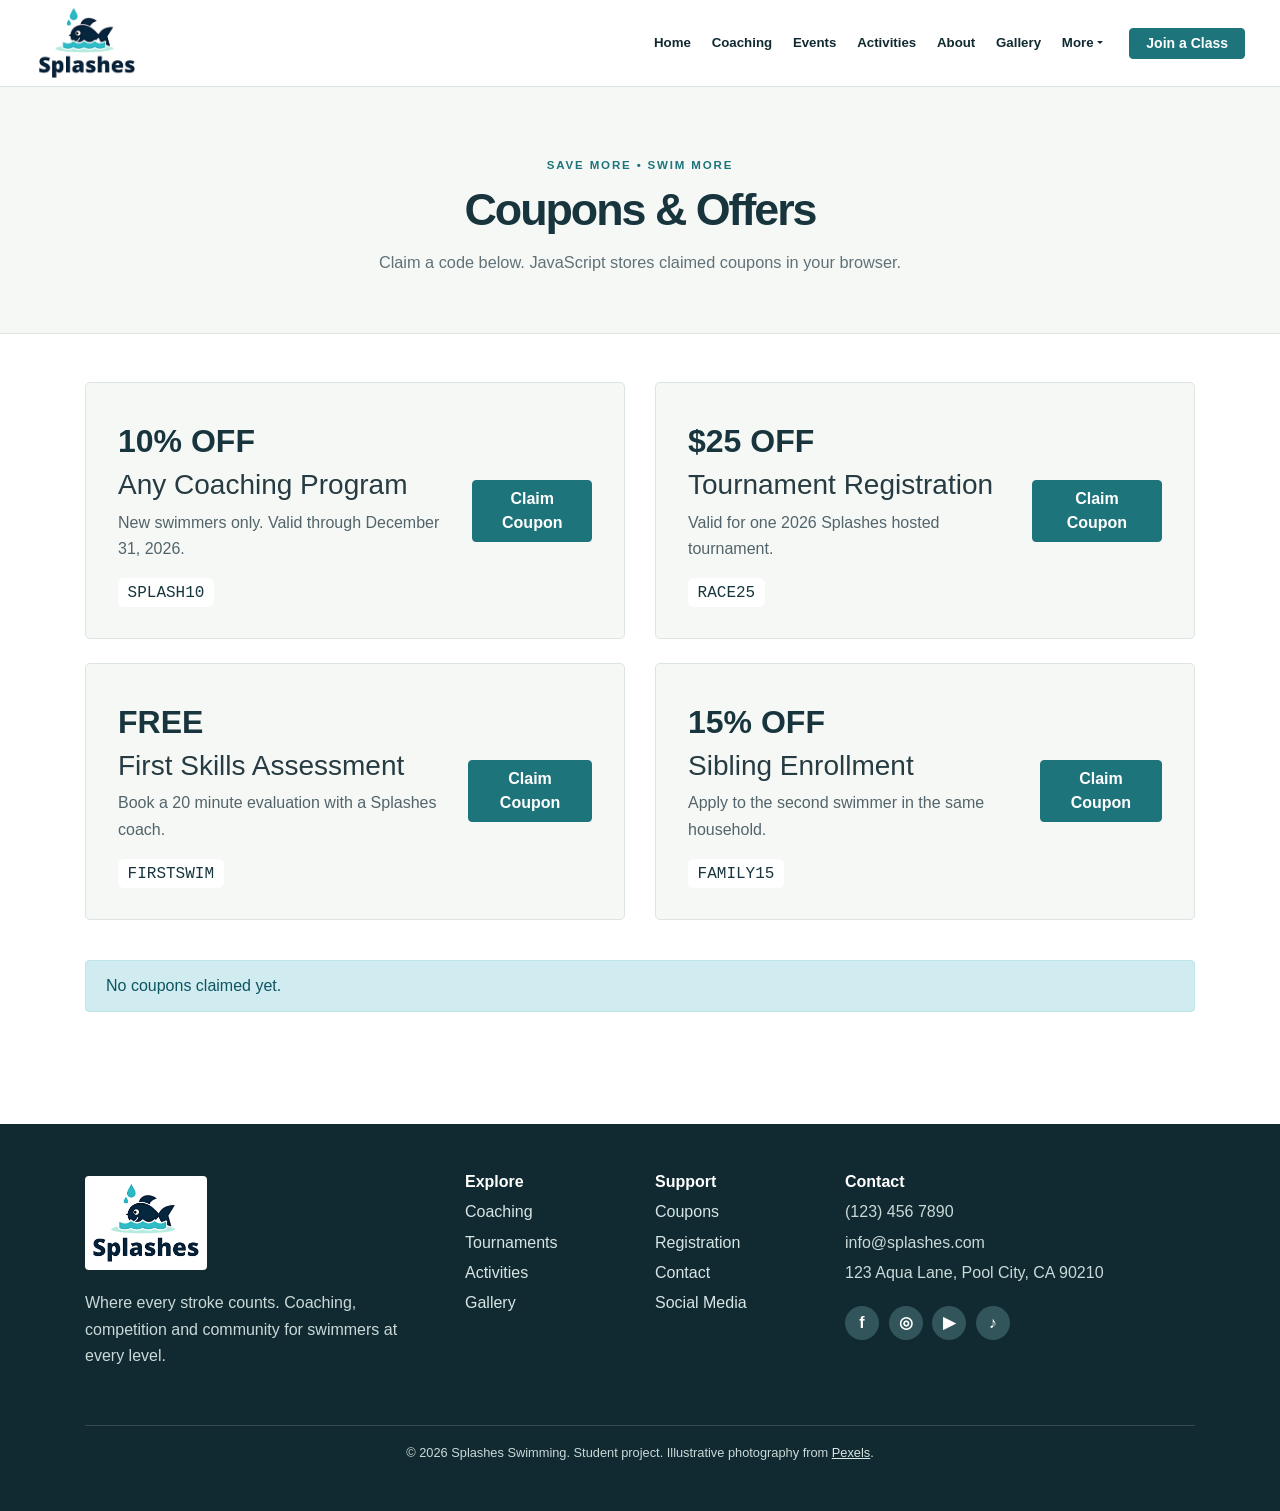
<file: coupons.html>
<!DOCTYPE html>

<html lang="en">

<head>

    <meta charset="UTF-8">

    <meta name="viewport"
          content="width=device-width, initial-scale=1.0">

    <meta name="description"
          content="Splashes swimming coaching and tournament website">

    <link rel="icon"
          href="images/favicon.png">


    <!-- Bootstrap CSS -->

    <link rel="stylesheet"
          href="https://maxcdn.bootstrapcdn.com/bootstrap/4.5.2/css/bootstrap.min.css">


    <!-- Custom CSS -->

    <link rel="stylesheet"
          href="css/styles.css">


    <title>Splashes | Coupons</title>

</head>


<body>


    <!-- Main Responsive Bootstrap Navigation -->

    <nav class="navbar navbar-expand-lg navbar-light bg-white sticky-top shadow-sm">

        <div class="container">

            <a class="navbar-brand" href="index.html" aria-label="Splashes Academy home"><img class="brand-logo" src="images/splashes-logo.png" alt="Splashes shark logo"></a>


            <button class="navbar-toggler"
                    type="button"
                    data-toggle="collapse"
                    data-target="#mainNav"
                    aria-controls="mainNav"
                    aria-expanded="false"
                    aria-label="Toggle navigation">

                <span class="navbar-toggler-icon"></span>

            </button>


            <div class="collapse navbar-collapse"
                 id="mainNav">

                <ul class="navbar-nav ml-auto align-items-lg-center">
                    <li class="nav-item"><a class="nav-link" href="index.html">Home</a></li>
                    <li class="nav-item"><a class="nav-link" href="coaching.html">Coaching</a></li>
                    <li class="nav-item"><a class="nav-link" href="tournaments.html">Events</a></li>
                    <li class="nav-item"><a class="nav-link" href="activities.html">Activities</a></li>
                    <li class="nav-item"><a class="nav-link" href="about.html">About</a></li>
                    <li class="nav-item"><a class="nav-link" href="gallery.html">Gallery</a></li>
                    <li class="nav-item dropdown">
                        <a class="nav-link dropdown-toggle" href="#" id="exploreMenu" role="button" data-toggle="dropdown" aria-haspopup="true" aria-expanded="false">More</a>
                        <div class="dropdown-menu dropdown-menu-right" aria-labelledby="exploreMenu">
                            <a class="dropdown-item" href="coupons.html">Coupons</a>
                            <a class="dropdown-item" href="social.html">Social</a>
                            <a class="dropdown-item" href="contact.html">Contact</a>
                        </div>
                    </li>
                    <li class="nav-item ml-lg-3"><a class="btn btn-aqua btn-sm px-3" href="register.html">Join a Class</a></li>
                </ul>

            </div>

        </div>

    </nav>



    <!-- Coupons Page Hero -->

    <section class="page-hero">

        <div class="container">

            <span class="eyebrow">
                SAVE MORE • SWIM MORE
            </span>

            <h1>
                Coupons & Offers
            </h1>

            <p>
                Claim a code below.
                JavaScript stores claimed coupons in your browser.
            </p>

        </div>

    </section>



    <!-- Coupon Offers -->

    <section class="container py-5">

        <div class="row">


            <!-- Coupon 1 -->

            <div class="col-md-6 mb-4">

                <div class="coupon-card">

                    <div>

                        <span class="coupon-value">
                            10% OFF
                        </span>

                        <h3>
                            Any Coaching Program
                        </h3>

                        <p>
                            New swimmers only.
                            Valid through December 31, 2026.
                        </p>

                        <code>
                            SPLASH10
                        </code>

                    </div>


                    <button class="btn btn-aqua claim-coupon"
                            type="button"
                            data-code="SPLASH10">

                        Claim Coupon

                    </button>

                </div>

            </div>



            <!-- Coupon 2 -->

            <div class="col-md-6 mb-4">

                <div class="coupon-card">

                    <div>

                        <span class="coupon-value">
                            $25 OFF
                        </span>

                        <h3>
                            Tournament Registration
                        </h3>

                        <p>
                            Valid for one 2026
                            Splashes hosted tournament.
                        </p>

                        <code>
                            RACE25
                        </code>

                    </div>


                    <button class="btn btn-aqua claim-coupon"
                            type="button"
                            data-code="RACE25">

                        Claim Coupon

                    </button>

                </div>

            </div>



            <!-- Coupon 3 -->

            <div class="col-md-6 mb-4">

                <div class="coupon-card">

                    <div>

                        <span class="coupon-value">
                            FREE
                        </span>

                        <h3>
                            First Skills Assessment
                        </h3>

                        <p>
                            Book a 20 minute evaluation
                            with a Splashes coach.
                        </p>

                        <code>
                            FIRSTSWIM
                        </code>

                    </div>


                    <button class="btn btn-aqua claim-coupon"
                            type="button"
                            data-code="FIRSTSWIM">

                        Claim Coupon

                    </button>

                </div>

            </div>



            <!-- Coupon 4 -->

            <div class="col-md-6 mb-4">

                <div class="coupon-card">

                    <div>

                        <span class="coupon-value">
                            15% OFF
                        </span>

                        <h3>
                            Sibling Enrollment
                        </h3>

                        <p>
                            Apply to the second swimmer
                            in the same household.
                        </p>

                        <code>
                            FAMILY15
                        </code>

                    </div>


                    <button class="btn btn-aqua claim-coupon"
                            type="button"
                            data-code="FAMILY15">

                        Claim Coupon

                    </button>

                </div>

            </div>


        </div>



        <!-- JavaScript Coupon Status -->

        <div id="claimedCoupons"
             class="alert alert-info mt-3"
             role="status">

            No coupons claimed yet.

        </div>


    </section>



    <!-- Site Footer -->

    <footer class="site-footer mt-5">





        <div class="container py-5">


            <div class="row">


                <div class="col-md-4 mb-4">

                    <a class="footer-brand" href="index.html" aria-label="Splashes Academy home"><img class="footer-logo" src="images/splashes-logo.png" alt="Splashes shark logo"></a>


                    <p class="mt-2">
                        Where every stroke counts.
                        Coaching, competition and community
                        for swimmers at every level.
                    </p>

                </div>



                <div class="col-6 col-md-2">

                    <h6>
                        Explore
                    </h6>


                    <a href="coaching.html">
                        Coaching
                    </a>

                    <a href="tournaments.html">
                        Tournaments
                    </a>

                    <a href="activities.html">
                        Activities
                    </a>

                    <a href="gallery.html">
                        Gallery
                    </a>

                </div>



                <div class="col-6 col-md-2">

                    <h6>
                        Support
                    </h6>


                    <a href="coupons.html">
                        Coupons
                    </a>

                    <a href="register.html">
                        Registration
                    </a>

                    <a href="contact.html">
                        Contact
                    </a>

                    <a href="social.html">
                        Social Media
                    </a>

                </div>



                <div class="col-md-4 mt-4 mt-md-0">

                    <h6>
                        Contact
                    </h6>


                    <p class="mb-1">
                        (123) 456 7890
                    </p>

                    <p class="mb-1">
                        info@splashes.com
                    </p>

                    <p>
                        123 Aqua Lane, Pool City, CA 90210
                    </p>


                    <div class="social-dots">

                        <a href="#"
                           aria-label="Facebook">

                            f

                        </a>


                        <a href="#"
                           aria-label="Instagram">

                            ◎

                        </a>


                        <a href="#"
                           aria-label="YouTube">

                            ▶

                        </a>


                        <a href="#"
                           aria-label="TikTok">

                            ♪

                        </a>

                    </div>

                </div>


            </div>


            <hr>


            <p class="small mb-0 text-center">
                © 2026 Splashes Swimming. Student project. Illustrative photography from <a class="photo-credit" href="https://www.pexels.com/">Pexels</a>.
            </p>


        </div>


    </footer>



    <!-- JavaScript Libraries and Custom Script -->


    <!-- jQuery -->

    <script src="https://ajax.googleapis.com/ajax/libs/jquery/3.5.1/jquery.min.js">
    </script>


    <!-- Popper -->

    <script src="https://cdnjs.cloudflare.com/ajax/libs/popper.js/1.16.0/umd/popper.min.js">
    </script>


    <!-- Bootstrap JavaScript -->

    <script src="https://maxcdn.bootstrapcdn.com/bootstrap/4.5.2/js/bootstrap.min.js">
    </script>


    <!-- Custom JavaScript -->

    <script src="js/script.js">
    </script>


</body>

</html>
</file>
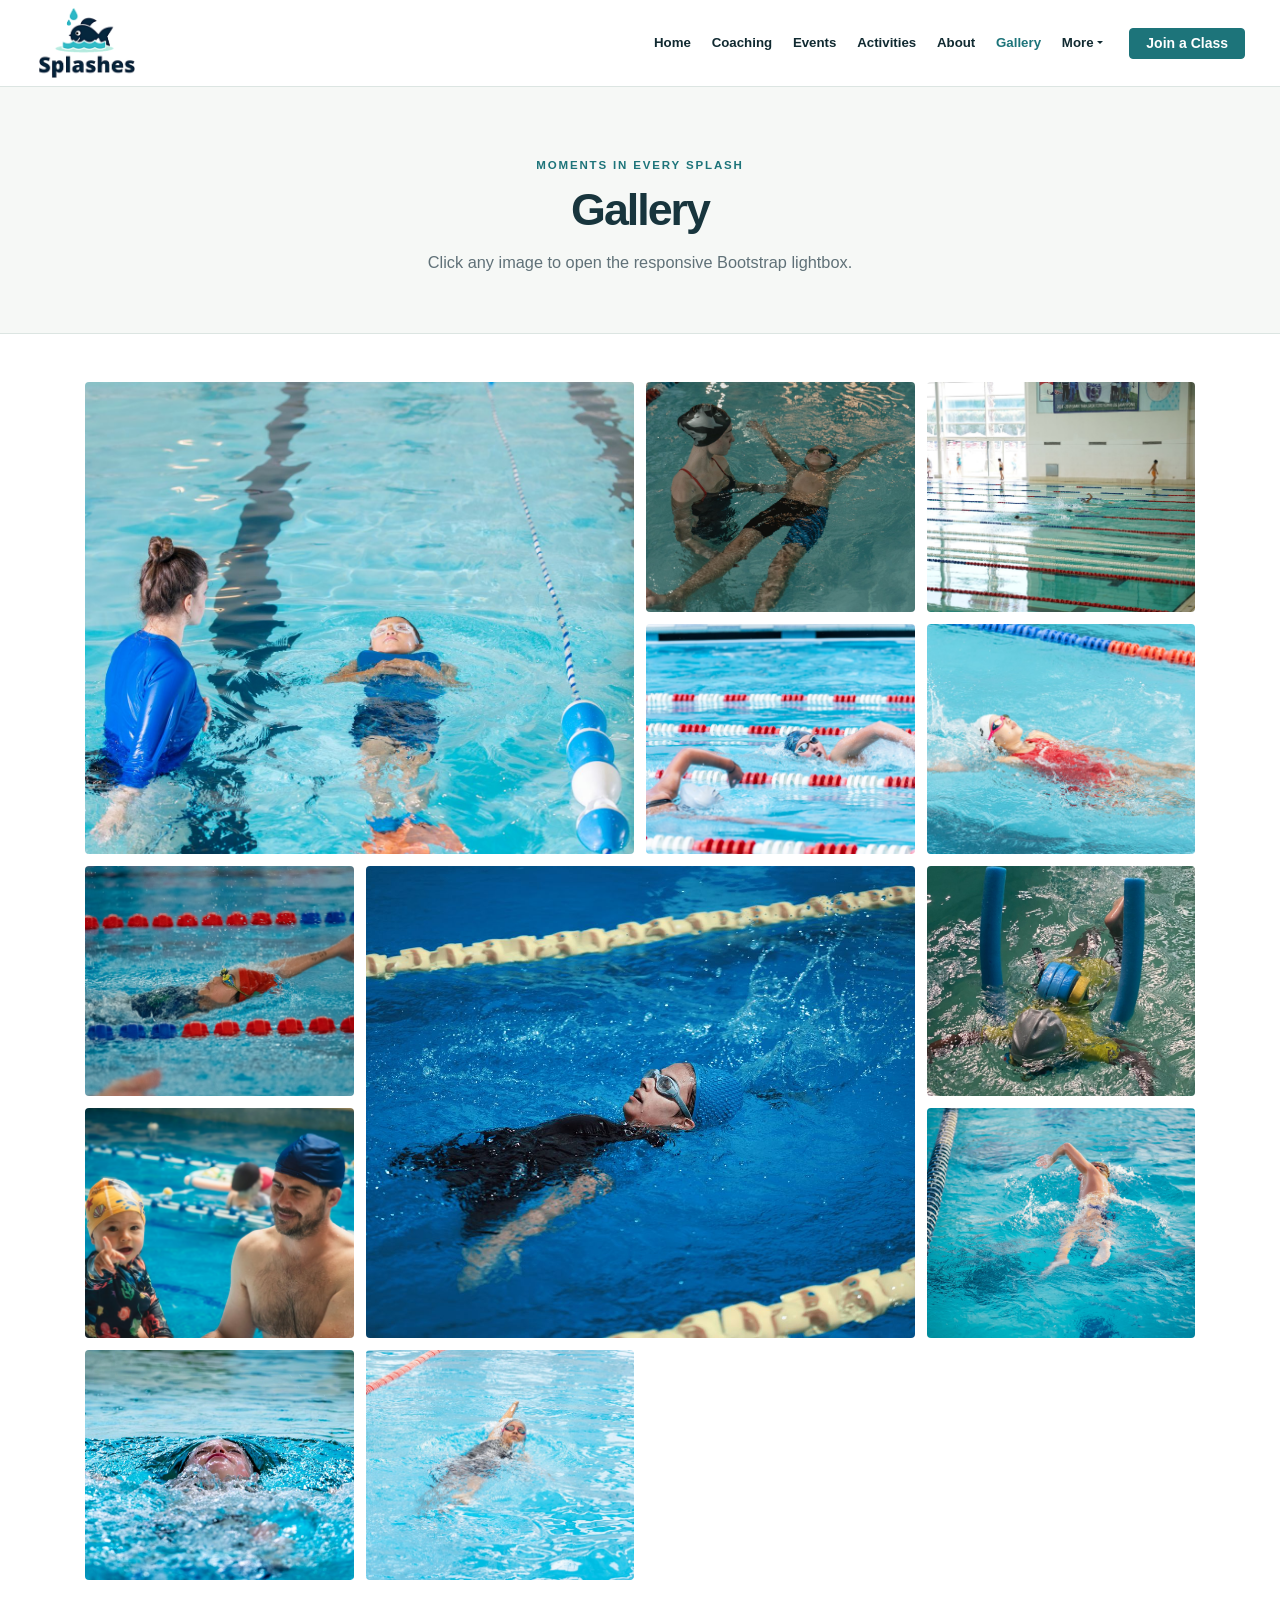
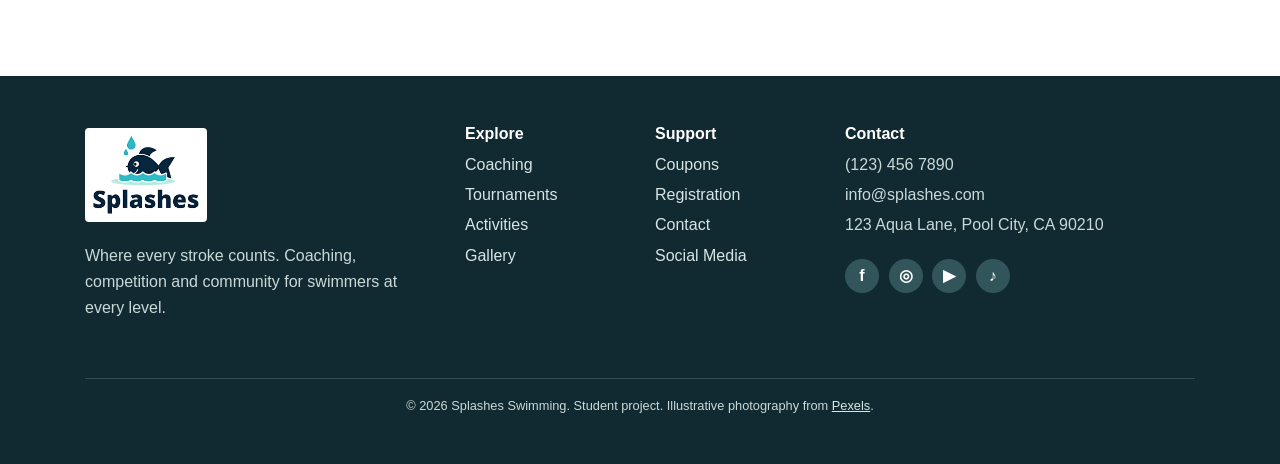
<file: gallery.html>
<!DOCTYPE html>

<html lang="en">

<head>

    <meta charset="UTF-8">

    <meta name="viewport"
          content="width=device-width, initial-scale=1.0">

    <meta name="description"
          content="Splashes swimming coaching and tournament website">

    <link rel="icon"
          href="images/favicon.png">


    <!-- Bootstrap CSS -->

    <link rel="stylesheet"
          href="https://maxcdn.bootstrapcdn.com/bootstrap/4.5.2/css/bootstrap.min.css">


    <!-- Custom CSS -->

    <link rel="stylesheet"
          href="css/styles.css">


    <title>Splashes | Gallery</title>

</head>


<body>


    <!-- Main Responsive Bootstrap Navigation -->

    <nav class="navbar navbar-expand-lg navbar-light bg-white sticky-top shadow-sm">

        <div class="container">

            <a class="navbar-brand" href="index.html" aria-label="Splashes Academy home"><img class="brand-logo" src="images/splashes-logo.png" alt="Splashes shark logo"></a>


            <button class="navbar-toggler"
                    type="button"
                    data-toggle="collapse"
                    data-target="#mainNav"
                    aria-controls="mainNav"
                    aria-expanded="false"
                    aria-label="Toggle navigation">

                <span class="navbar-toggler-icon"></span>

            </button>


            <div class="collapse navbar-collapse"
                 id="mainNav">

                <ul class="navbar-nav ml-auto align-items-lg-center">
                    <li class="nav-item"><a class="nav-link" href="index.html">Home</a></li>
                    <li class="nav-item"><a class="nav-link" href="coaching.html">Coaching</a></li>
                    <li class="nav-item"><a class="nav-link" href="tournaments.html">Events</a></li>
                    <li class="nav-item"><a class="nav-link" href="activities.html">Activities</a></li>
                    <li class="nav-item"><a class="nav-link" href="about.html">About</a></li>
                    <li class="nav-item"><a class="nav-link" href="gallery.html">Gallery</a></li>
                    <li class="nav-item dropdown">
                        <a class="nav-link dropdown-toggle" href="#" id="exploreMenu" role="button" data-toggle="dropdown" aria-haspopup="true" aria-expanded="false">More</a>
                        <div class="dropdown-menu dropdown-menu-right" aria-labelledby="exploreMenu">
                            <a class="dropdown-item" href="coupons.html">Coupons</a>
                            <a class="dropdown-item" href="social.html">Social</a>
                            <a class="dropdown-item" href="contact.html">Contact</a>
                        </div>
                    </li>
                    <li class="nav-item ml-lg-3"><a class="btn btn-aqua btn-sm px-3" href="register.html">Join a Class</a></li>
                </ul>

            </div>

        </div>

    </nav>



    <!-- Gallery Page Hero -->

    <section class="page-hero">

        <div class="container">

            <span class="eyebrow">
                MOMENTS IN EVERY SPLASH
            </span>

            <h1>
                Gallery
            </h1>

            <p>
                Click any image to open the responsive
                Bootstrap lightbox.
            </p>

        </div>

    </section>



    <!-- Responsive Swimming Gallery -->

    <section class="container py-5">

        <div class="gallery-grid">


            <!-- Gallery Image 1 -->

            <button class="gallery-item"
                    type="button"
                    data-toggle="modal"
                    data-target="#galleryModal"
                    data-img="images/photography/12918910.jpg"
                    aria-label="Open swimming gallery photo 1">

                <img src="images/photography/12918910.jpg"
                     alt="A swimming instructor helps a child in the pool">

            </button>



            <!-- Gallery Image 2 -->

            <button class="gallery-item"
                    type="button"
                    data-toggle="modal"
                    data-target="#galleryModal"
                    data-img="images/photography/6011945.jpg"
                    aria-label="Open swimming gallery photo 2">

                <img src="images/photography/6011945.jpg"
                     alt="An instructor guides a young swimmer in the pool">

            </button>



            <!-- Gallery Image 3 -->

            <button class="gallery-item"
                    type="button"
                    data-toggle="modal"
                    data-target="#galleryModal"
                    data-img="images/photography/13155141.jpg"
                    aria-label="Open swimming gallery photo 3">

                <img src="images/photography/13155141.jpg"
                     alt="Swimmers practice in lanes at an indoor pool">

            </button>



            <!-- Gallery Image 4 -->

            <button class="gallery-item"
                    type="button"
                    data-toggle="modal"
                    data-target="#galleryModal"
                    data-img="images/photography/16769521.jpg"
                    aria-label="Open swimming gallery photo 4">

                <img src="images/photography/16769521.jpg"
                     alt="Swimmers race freestyle in outdoor lanes">

            </button>



            <!-- Gallery Image 5 -->

            <button class="gallery-item"
                    type="button"
                    data-toggle="modal"
                    data-target="#galleryModal"
                    data-img="images/photography/16318474.jpg"
                    aria-label="Open swimming gallery photo 5">

                <img src="images/photography/16318474.jpg"
                     alt="A swimmer practices backstroke in the pool">

            </button>



            <!-- Underwater Swimmer -->

            <button class="gallery-item"
                    type="button"
                    data-toggle="modal"
                    data-target="#galleryModal"
                    data-img="images/photography/30191400.jpg"
                    aria-label="Open underwater swimmer photo">

                <img src="images/photography/30191400.jpg"
                     alt="A competitive swimmer performs backstroke">

            </button>



            <!-- Starting Blocks -->

            <button class="gallery-item"
                    type="button"
                    data-toggle="modal"
                    data-target="#galleryModal"
                    data-img="images/photography/33984219.jpg"
                    aria-label="Open starting blocks photo">

                <img src="images/photography/33984219.jpg"
                     alt="A swimmer trains in a competition lane">

            </button>



            <!-- Swim Class -->

            <button class="gallery-item"
                    type="button"
                    data-toggle="modal"
                    data-target="#galleryModal"
                    data-img="images/photography/34625350.jpg"
                    aria-label="Open swim class photo">

                <img src="images/photography/34625350.jpg"
                     alt="A child practices swimming with pool noodles">

            </button>



            <!-- Butterfly Swimmer -->

            <button class="gallery-item"
                    type="button"
                    data-toggle="modal"
                    data-target="#galleryModal"
                    data-img="images/photography/32928609.jpg"
                    aria-label="Open butterfly swimmer photo">

                <img src="images/photography/32928609.jpg"
                     alt="A parent and child share a moment at the pool">

            </button>



            <!-- Team Smiles -->

            <button class="gallery-item"
                    type="button"
                    data-toggle="modal"
                    data-target="#galleryModal"
                    data-img="images/photography/9030290.jpg"
                    aria-label="Open Splashes team photo">

                <img src="images/photography/9030290.jpg"
                     alt="A swimmer practices freestyle in a lane">

            </button>



            <!-- Champion Swimmer -->

            <button class="gallery-item"
                    type="button"
                    data-toggle="modal"
                    data-target="#galleryModal"
                    data-img="images/photography/34193272.jpg"
                    aria-label="Open champion swimmer photo">

                <img src="images/photography/34193272.jpg"
                     alt="A child swims in sunlit pool water">

            </button>



            <!-- Team Activity -->

            <button class="gallery-item"
                    type="button"
                    data-toggle="modal"
                    data-target="#galleryModal"
                    data-img="images/photography/16516754.jpg"
                    aria-label="Open team activity photo">

                <img src="images/photography/16516754.jpg"
                     alt="A woman practices backstroke in a pool">

            </button>


        </div>

    </section>



    <!-- Bootstrap Gallery Modal -->

    <div class="modal fade"
         id="galleryModal"
         tabindex="-1"
         role="dialog"
         aria-labelledby="galleryModalLabel"
         aria-hidden="true">


        <div class="modal-dialog modal-xl modal-dialog-centered"
             role="document">


            <div class="modal-content bg-transparent border-0">


                <!-- Modal Close Button -->

                <button type="button"
                        class="close text-white text-right pr-2"
                        data-dismiss="modal"
                        aria-label="Close gallery image">

                    <span aria-hidden="true">
                        &times;
                    </span>

                </button>



                <!-- Expanded Gallery Image -->

                <img id="modalGalleryImage"
                     class="img-fluid rounded-lg"
                     src="images/photography/12918910.jpg"
                     alt="Expanded Splashes swimming gallery view">


            </div>

        </div>

    </div>



    <!-- Site Footer -->

    <footer class="site-footer mt-5">




        <div class="container py-5">

            <div class="row">


                <div class="col-md-4 mb-4">

                    <a class="footer-brand" href="index.html" aria-label="Splashes Academy home"><img class="footer-logo" src="images/splashes-logo.png" alt="Splashes shark logo"></a>

                    <p class="mt-2">
                        Where every stroke counts.
                        Coaching, competition and community
                        for swimmers at every level.
                    </p>

                </div>



                <div class="col-6 col-md-2">

                    <h6>
                        Explore
                    </h6>

                    <a href="coaching.html">
                        Coaching
                    </a>

                    <a href="tournaments.html">
                        Tournaments
                    </a>

                    <a href="activities.html">
                        Activities
                    </a>

                    <a href="gallery.html">
                        Gallery
                    </a>

                </div>



                <div class="col-6 col-md-2">

                    <h6>
                        Support
                    </h6>

                    <a href="coupons.html">
                        Coupons
                    </a>

                    <a href="register.html">
                        Registration
                    </a>

                    <a href="contact.html">
                        Contact
                    </a>

                    <a href="social.html">
                        Social Media
                    </a>

                </div>



                <div class="col-md-4 mt-4 mt-md-0">

                    <h6>
                        Contact
                    </h6>

                    <p class="mb-1">
                        (123) 456 7890
                    </p>

                    <p class="mb-1">
                        info@splashes.com
                    </p>

                    <p>
                        123 Aqua Lane, Pool City, CA 90210
                    </p>


                    <div class="social-dots">

                        <a href="#"
                           aria-label="Facebook">
                            f
                        </a>

                        <a href="#"
                           aria-label="Instagram">
                            ◎
                        </a>

                        <a href="#"
                           aria-label="YouTube">
                            ▶
                        </a>

                        <a href="#"
                           aria-label="TikTok">
                            ♪
                        </a>

                    </div>

                </div>


            </div>


            <hr>


            <p class="small mb-0 text-center">
                © 2026 Splashes Swimming. Student project. Illustrative photography from <a class="photo-credit" href="https://www.pexels.com/">Pexels</a>.
            </p>

        </div>

    </footer>



    <!-- JavaScript Libraries and Custom Script -->


    <!-- jQuery -->

    <script src="https://ajax.googleapis.com/ajax/libs/jquery/3.5.1/jquery.min.js">
    </script>


    <!-- Popper -->

    <script src="https://cdnjs.cloudflare.com/ajax/libs/popper.js/1.16.0/umd/popper.min.js">
    </script>


    <!-- Bootstrap JavaScript -->

    <script src="https://maxcdn.bootstrapcdn.com/bootstrap/4.5.2/js/bootstrap.min.js">
    </script>


    <!-- Custom JavaScript -->

    <script src="js/script.js">
    </script>


</body>

</html>
</file>
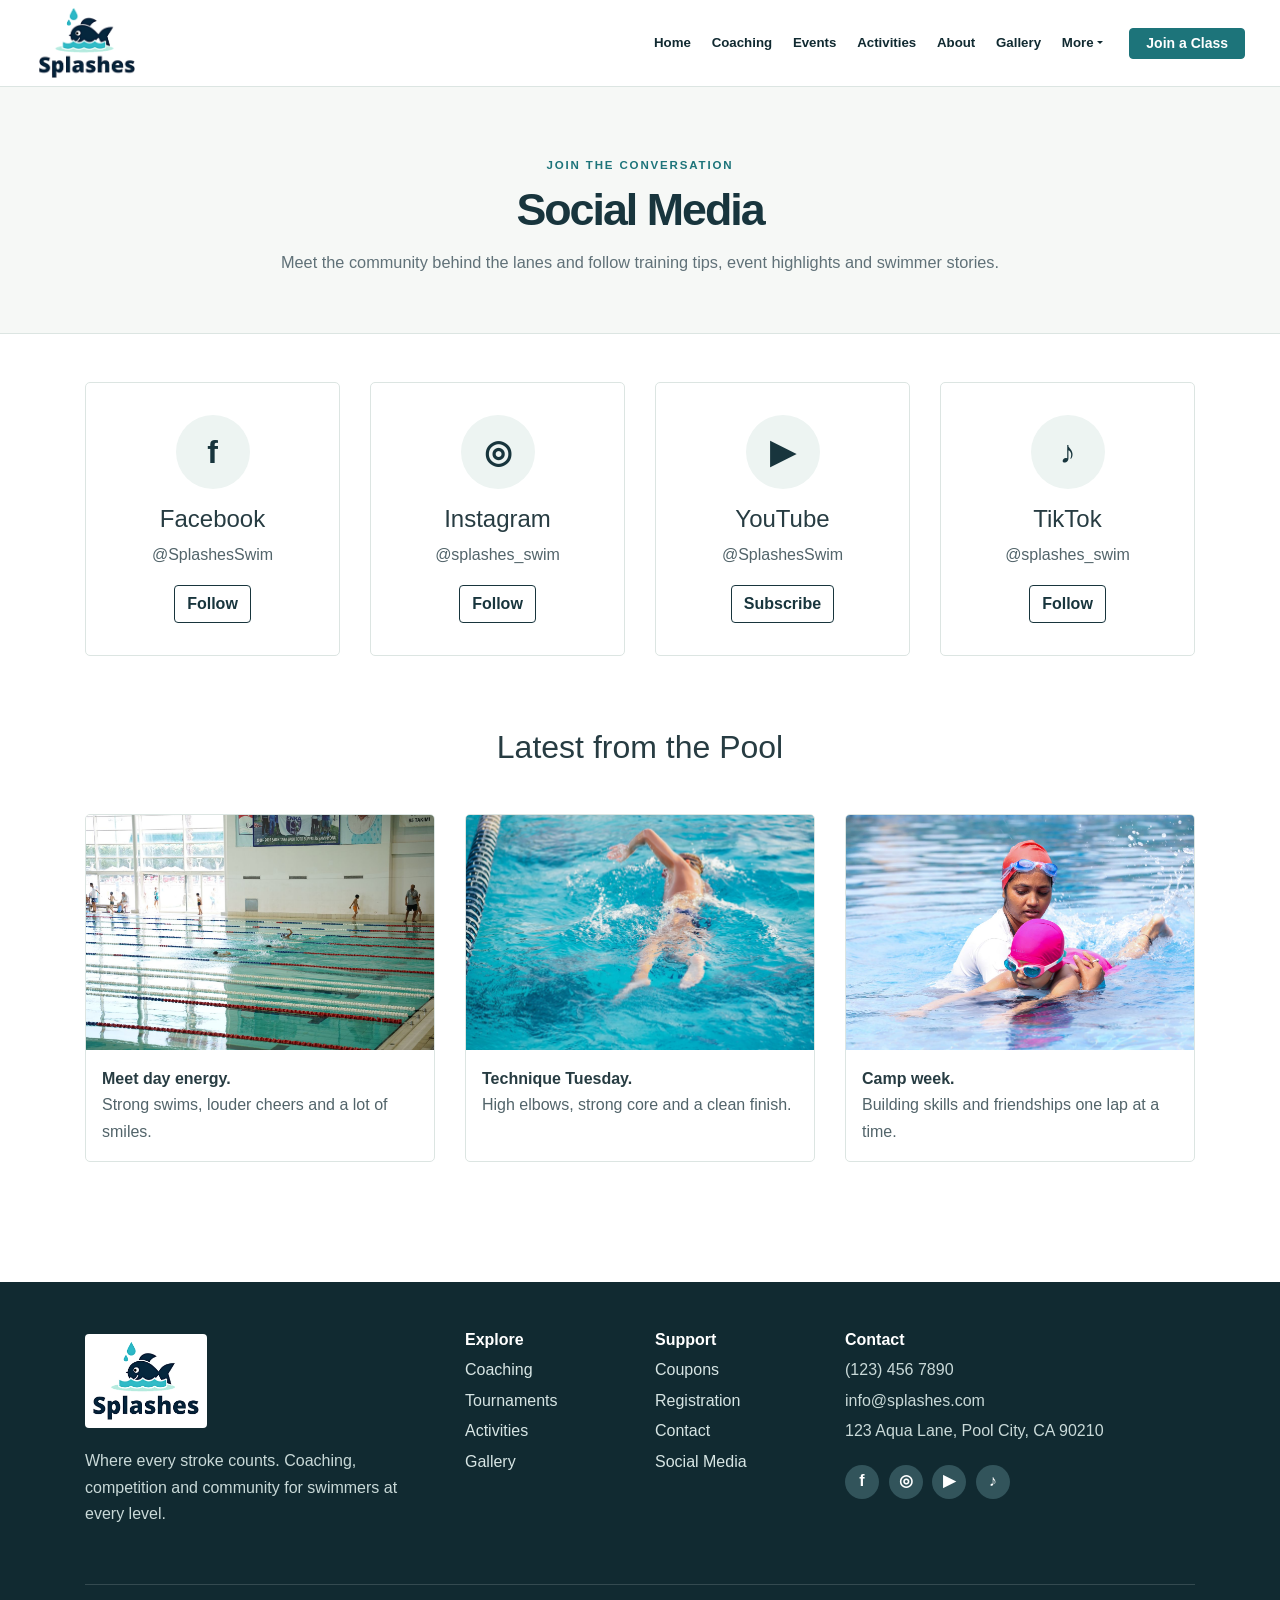
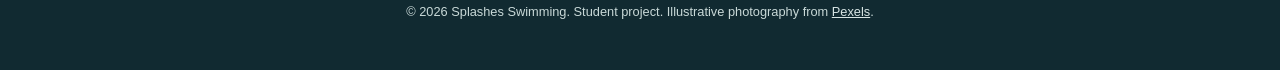
<file: social.html>
<!DOCTYPE html>

<html lang="en">

<head>

    <meta charset="UTF-8">

    <meta name="viewport"
          content="width=device-width, initial-scale=1.0">

    <meta name="description"
          content="Splashes swimming coaching and tournament website">

    <link rel="icon"
          href="images/favicon.png">


    <!-- Bootstrap CSS -->

    <link rel="stylesheet"
          href="https://maxcdn.bootstrapcdn.com/bootstrap/4.5.2/css/bootstrap.min.css">


    <!-- Custom CSS -->

    <link rel="stylesheet"
          href="css/styles.css">


    <title>Splashes | Social Media</title>

</head>


<body>


    <!-- Main Responsive Bootstrap Navigation -->

    <nav class="navbar navbar-expand-lg navbar-light bg-white sticky-top shadow-sm">

        <div class="container">

            <a class="navbar-brand" href="index.html" aria-label="Splashes Academy home"><img class="brand-logo" src="images/splashes-logo.png" alt="Splashes shark logo"></a>


            <button class="navbar-toggler"
                    type="button"
                    data-toggle="collapse"
                    data-target="#mainNav"
                    aria-controls="mainNav"
                    aria-expanded="false"
                    aria-label="Toggle navigation">

                <span class="navbar-toggler-icon"></span>

            </button>


            <div class="collapse navbar-collapse"
                 id="mainNav">

                <ul class="navbar-nav ml-auto align-items-lg-center">
                    <li class="nav-item"><a class="nav-link" href="index.html">Home</a></li>
                    <li class="nav-item"><a class="nav-link" href="coaching.html">Coaching</a></li>
                    <li class="nav-item"><a class="nav-link" href="tournaments.html">Events</a></li>
                    <li class="nav-item"><a class="nav-link" href="activities.html">Activities</a></li>
                    <li class="nav-item"><a class="nav-link" href="about.html">About</a></li>
                    <li class="nav-item"><a class="nav-link" href="gallery.html">Gallery</a></li>
                    <li class="nav-item dropdown">
                        <a class="nav-link dropdown-toggle" href="#" id="exploreMenu" role="button" data-toggle="dropdown" aria-haspopup="true" aria-expanded="false">More</a>
                        <div class="dropdown-menu dropdown-menu-right" aria-labelledby="exploreMenu">
                            <a class="dropdown-item" href="coupons.html">Coupons</a>
                            <a class="dropdown-item" href="social.html">Social</a>
                            <a class="dropdown-item" href="contact.html">Contact</a>
                        </div>
                    </li>
                    <li class="nav-item ml-lg-3"><a class="btn btn-aqua btn-sm px-3" href="register.html">Join a Class</a></li>
                </ul>

            </div>

        </div>

    </nav>



    <!-- Social Media Page Hero -->

    <section class="page-hero">

        <div class="container">

            <span class="eyebrow">
                JOIN THE CONVERSATION
            </span>

            <h1>
                Social Media
            </h1>

            <p>
                Meet the community behind the lanes and
                follow training tips, event highlights
                and swimmer stories.
            </p>

        </div>

    </section>



    <!-- Social Media Platforms -->

    <section class="container py-5">

        <div class="row text-center social-platforms">


            <!-- Facebook -->

            <div class="col-6 col-md-3 mb-4">

                <div class="social-card">

                    <div class="social-circle">
                        f
                    </div>

                    <h4>
                        Facebook
                    </h4>

                    <p>
                        @SplashesSwim
                    </p>

                    <a href="#"
                       class="btn btn-outline-navy"
                       aria-label="Follow Splashes on Facebook">

                        Follow

                    </a>

                </div>

            </div>



            <!-- Instagram -->

            <div class="col-6 col-md-3 mb-4">

                <div class="social-card">

                    <div class="social-circle">
                        ◎
                    </div>

                    <h4>
                        Instagram
                    </h4>

                    <p>
                        @splashes_swim
                    </p>

                    <a href="#"
                       class="btn btn-outline-navy"
                       aria-label="Follow Splashes on Instagram">

                        Follow

                    </a>

                </div>

            </div>



            <!-- YouTube -->

            <div class="col-6 col-md-3 mb-4">

                <div class="social-card">

                    <div class="social-circle">
                        ▶
                    </div>

                    <h4>
                        YouTube
                    </h4>

                    <p>
                        @SplashesSwim
                    </p>

                    <a href="#"
                       class="btn btn-outline-navy"
                       aria-label="Subscribe to Splashes on YouTube">

                        Subscribe

                    </a>

                </div>

            </div>



            <!-- TikTok -->

            <div class="col-6 col-md-3 mb-4">

                <div class="social-card">

                    <div class="social-circle">
                        ♪
                    </div>

                    <h4>
                        TikTok
                    </h4>

                    <p>
                        @splashes_swim
                    </p>

                    <a href="#"
                       class="btn btn-outline-navy"
                       aria-label="Follow Splashes on TikTok">

                        Follow

                    </a>

                </div>

            </div>


        </div>



        <!-- Latest Social Posts -->

        <h2 class="text-center my-5">
            Latest from the Pool
        </h2>


        <div class="row">


            <!-- Social Post 1 -->

            <div class="col-md-4 mb-4">

                <div class="post-card">

                    <img src="images/photography/13155141.jpg"
                         alt="Swimmers practice in lanes at an indoor pool">

                    <div class="p-3">

                        <strong>
                            Meet day energy.
                        </strong>

                        <p class="mb-0">
                            Strong swims, louder cheers
                            and a lot of smiles.
                        </p>

                    </div>

                </div>

            </div>



            <!-- Social Post 2 -->

            <div class="col-md-4 mb-4">

                <div class="post-card">

                    <img src="images/photography/9030290.jpg"
                         alt="A swimmer practices freestyle in a lane">

                    <div class="p-3">

                        <strong>
                            Technique Tuesday.
                        </strong>

                        <p class="mb-0">
                            High elbows, strong core
                            and a clean finish.
                        </p>

                    </div>

                </div>

            </div>



            <!-- Social Post 3 -->

            <div class="col-md-4 mb-4">

                <div class="post-card">

                    <img src="images/photography/31522680.jpg"
                         alt="An instructor helps a child learn to swim">

                    <div class="p-3">

                        <strong>
                            Camp week.
                        </strong>

                        <p class="mb-0">
                            Building skills and friendships
                            one lap at a time.
                        </p>

                    </div>

                </div>

            </div>


        </div>

    </section>



    <!-- Site Footer -->

    <footer class="site-footer mt-5">




        <div class="container py-5">

            <div class="row">


                <div class="col-md-4 mb-4">

                    <a class="footer-brand" href="index.html" aria-label="Splashes Academy home"><img class="footer-logo" src="images/splashes-logo.png" alt="Splashes shark logo"></a>

                    <p class="mt-2">
                        Where every stroke counts.
                        Coaching, competition and community
                        for swimmers at every level.
                    </p>

                </div>



                <div class="col-6 col-md-2">

                    <h6>
                        Explore
                    </h6>

                    <a href="coaching.html">
                        Coaching
                    </a>

                    <a href="tournaments.html">
                        Tournaments
                    </a>

                    <a href="activities.html">
                        Activities
                    </a>

                    <a href="gallery.html">
                        Gallery
                    </a>

                </div>



                <div class="col-6 col-md-2">

                    <h6>
                        Support
                    </h6>

                    <a href="coupons.html">
                        Coupons
                    </a>

                    <a href="register.html">
                        Registration
                    </a>

                    <a href="contact.html">
                        Contact
                    </a>

                    <a href="social.html">
                        Social Media
                    </a>

                </div>



                <div class="col-md-4 mt-4 mt-md-0">

                    <h6>
                        Contact
                    </h6>

                    <p class="mb-1">
                        (123) 456 7890
                    </p>

                    <p class="mb-1">
                        info@splashes.com
                    </p>

                    <p>
                        123 Aqua Lane, Pool City, CA 90210
                    </p>


                    <div class="social-dots">

                        <a href="#"
                           aria-label="Facebook">
                            f
                        </a>

                        <a href="#"
                           aria-label="Instagram">
                            ◎
                        </a>

                        <a href="#"
                           aria-label="YouTube">
                            ▶
                        </a>

                        <a href="#"
                           aria-label="TikTok">
                            ♪
                        </a>

                    </div>

                </div>


            </div>


            <hr>


            <p class="small mb-0 text-center">
                © 2026 Splashes Swimming. Student project. Illustrative photography from <a class="photo-credit" href="https://www.pexels.com/">Pexels</a>.
            </p>

        </div>

    </footer>



    <!-- JavaScript Libraries and Custom Script -->


    <!-- jQuery -->

    <script src="https://ajax.googleapis.com/ajax/libs/jquery/3.5.1/jquery.min.js">
    </script>


    <!-- Popper -->

    <script src="https://cdnjs.cloudflare.com/ajax/libs/popper.js/1.16.0/umd/popper.min.js">
    </script>


    <!-- Bootstrap JavaScript -->

    <script src="https://maxcdn.bootstrapcdn.com/bootstrap/4.5.2/js/bootstrap.min.js">
    </script>


    <!-- Custom JavaScript -->

    <script src="js/script.js">
    </script>


</body>

</html>
</file>
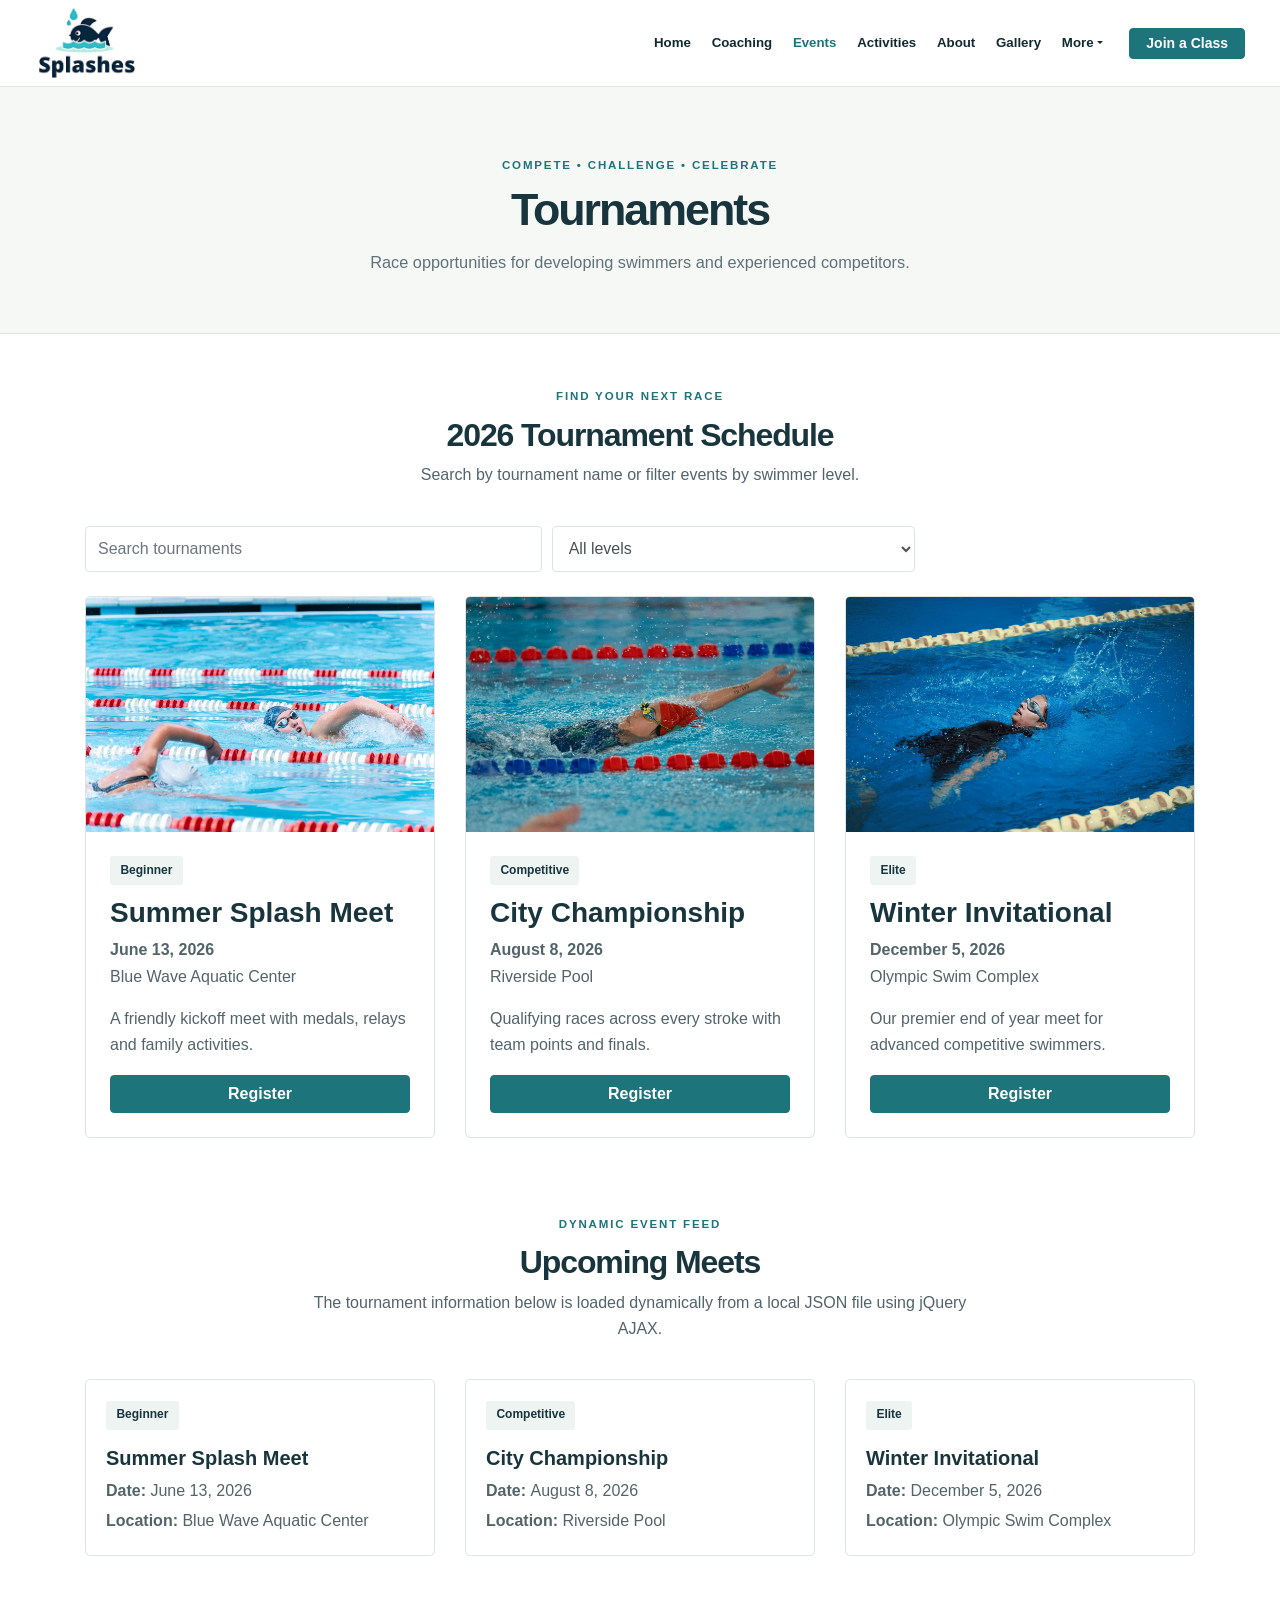
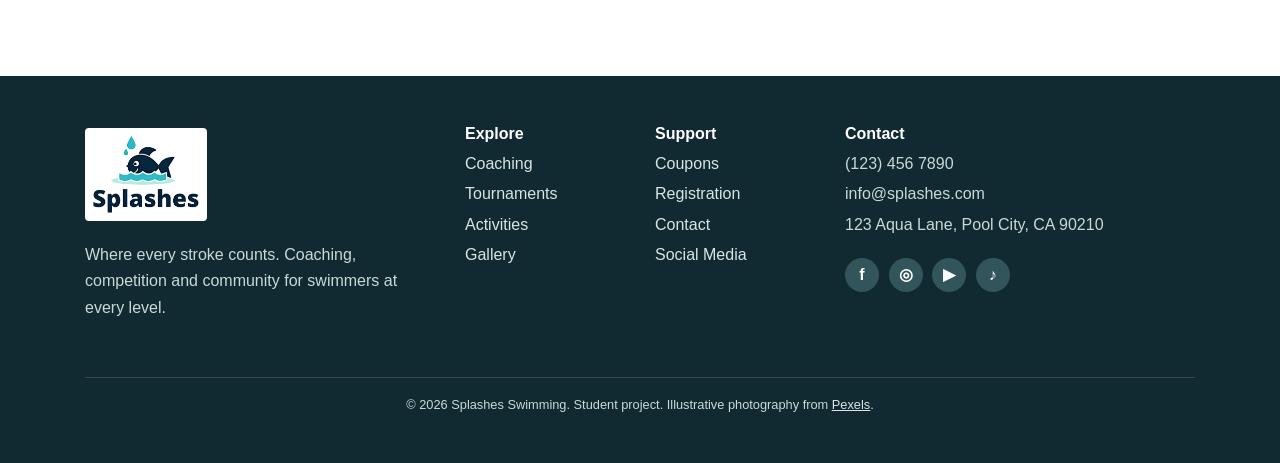
<file: tournaments.html>
<!DOCTYPE html>

<html lang="en">

<head>

    <meta charset="UTF-8">

    <meta name="viewport"
          content="width=device-width, initial-scale=1.0">

    <meta name="description"
          content="Splashes swimming coaching and tournament website">

    <link rel="icon"
          href="images/favicon.png">


    <!-- Bootstrap CSS -->

    <link rel="stylesheet"
          href="https://maxcdn.bootstrapcdn.com/bootstrap/4.5.2/css/bootstrap.min.css">


    <!-- Custom CSS -->

    <link rel="stylesheet"
          href="css/styles.css">


    <title>Splashes | Tournaments</title>

</head>


<body>


    <!-- Main Responsive Bootstrap Navigation -->

    <nav class="navbar navbar-expand-lg navbar-light bg-white sticky-top shadow-sm">

        <div class="container">

            <a class="navbar-brand" href="index.html" aria-label="Splashes Academy home"><img class="brand-logo" src="images/splashes-logo.png" alt="Splashes shark logo"></a>


            <button class="navbar-toggler"
                    type="button"
                    data-toggle="collapse"
                    data-target="#mainNav"
                    aria-controls="mainNav"
                    aria-expanded="false"
                    aria-label="Toggle navigation">

                <span class="navbar-toggler-icon"></span>

            </button>


            <div class="collapse navbar-collapse"
                 id="mainNav">

                <ul class="navbar-nav ml-auto align-items-lg-center">
                    <li class="nav-item"><a class="nav-link" href="index.html">Home</a></li>
                    <li class="nav-item"><a class="nav-link" href="coaching.html">Coaching</a></li>
                    <li class="nav-item"><a class="nav-link" href="tournaments.html">Events</a></li>
                    <li class="nav-item"><a class="nav-link" href="activities.html">Activities</a></li>
                    <li class="nav-item"><a class="nav-link" href="about.html">About</a></li>
                    <li class="nav-item"><a class="nav-link" href="gallery.html">Gallery</a></li>
                    <li class="nav-item dropdown">
                        <a class="nav-link dropdown-toggle" href="#" id="exploreMenu" role="button" data-toggle="dropdown" aria-haspopup="true" aria-expanded="false">More</a>
                        <div class="dropdown-menu dropdown-menu-right" aria-labelledby="exploreMenu">
                            <a class="dropdown-item" href="coupons.html">Coupons</a>
                            <a class="dropdown-item" href="social.html">Social</a>
                            <a class="dropdown-item" href="contact.html">Contact</a>
                        </div>
                    </li>
                    <li class="nav-item ml-lg-3"><a class="btn btn-aqua btn-sm px-3" href="register.html">Join a Class</a></li>
                </ul>

            </div>

        </div>

    </nav>



    <!-- Tournament Page Hero -->

    <section class="page-hero">

        <div class="container">

            <span class="eyebrow">
                COMPETE • CHALLENGE • CELEBRATE
            </span>

            <h1>
                Tournaments
            </h1>

            <p>
                Race opportunities for developing swimmers
                and experienced competitors.
            </p>

        </div>

    </section>



    <!-- Tournament Search and Filter -->

    <section class="container py-5">


        <div class="section-heading text-center">

            <span class="eyebrow">
                FIND YOUR NEXT RACE
            </span>

            <h2>
                2026 Tournament Schedule
            </h2>

            <p>
                Search by tournament name or filter
                events by swimmer level.
            </p>

        </div>


        <div class="form-row mb-4">


            <!-- Tournament Search -->

            <div class="col-md-5 mb-3 mb-md-0">

                <label class="sr-only"
                       for="eventSearch">

                    Search tournaments

                </label>

                <input id="eventSearch"
                       type="text"
                       class="form-control"
                       placeholder="Search tournaments">

            </div>



            <!-- Tournament Level Filter -->

            <div class="col-md-4">

                <label class="sr-only"
                       for="eventLevel">

                    Filter tournament level

                </label>

                <select id="eventLevel"
                        class="form-control">

                    <option value="all">
                        All levels
                    </option>

                    <option value="beginner">
                        Beginner
                    </option>

                    <option value="competitive">
                        Competitive
                    </option>

                    <option value="elite">
                        Elite
                    </option>

                </select>

            </div>


        </div>



        <!-- Tournament Cards -->

        <div class="row"
             id="eventGrid">


            <!-- Summer Splash Meet -->

            <div class="col-md-4 mb-4 event-card-wrap"
                 data-level="beginner">

                <div class="event-card">

                    <img src="images/photography/16769521.jpg"
                         alt="Swimmers race freestyle in outdoor lanes">

                    <div class="p-4">

                        <span class="pill">
                            Beginner
                        </span>

                        <h3>
                            Summer Splash Meet
                        </h3>

                        <p>

                            <strong>
                                June 13, 2026
                            </strong>

                            <br>

                            Blue Wave Aquatic Center

                        </p>

                        <p>
                            A friendly kickoff meet with medals,
                            relays and family activities.
                        </p>

                        <a href="register.html"
                           class="btn btn-aqua btn-block">

                            Register

                        </a>

                    </div>

                </div>

            </div>



            <!-- City Championship -->

            <div class="col-md-4 mb-4 event-card-wrap"
                 data-level="competitive">

                <div class="event-card">

                    <img src="images/photography/30191400.jpg"
                         alt="A competitive swimmer performs backstroke">

                    <div class="p-4">

                        <span class="pill">
                            Competitive
                        </span>

                        <h3>
                            City Championship
                        </h3>

                        <p>

                            <strong>
                                August 8, 2026
                            </strong>

                            <br>

                            Riverside Pool

                        </p>

                        <p>
                            Qualifying races across every stroke
                            with team points and finals.
                        </p>

                        <a href="register.html"
                           class="btn btn-aqua btn-block">

                            Register

                        </a>

                    </div>

                </div>

            </div>



            <!-- Winter Invitational -->

            <div class="col-md-4 mb-4 event-card-wrap"
                 data-level="elite">

                <div class="event-card">

                    <img src="images/photography/33984219.jpg"
                         alt="A swimmer trains in a competition lane">

                    <div class="p-4">

                        <span class="pill">
                            Elite
                        </span>

                        <h3>
                            Winter Invitational
                        </h3>

                        <p>

                            <strong>
                                December 5, 2026
                            </strong>

                            <br>

                            Olympic Swim Complex

                        </p>

                        <p>
                            Our premier end of year meet
                            for advanced competitive swimmers.
                        </p>

                        <a href="register.html"
                           class="btn btn-aqua btn-block">

                            Register

                        </a>

                    </div>

                </div>

            </div>


        </div>

    </section>



    <!-- jQuery AJAX Tournament Component -->

    <section class="container pb-5">

        <div class="section-heading text-center">

            <span class="eyebrow">
                DYNAMIC EVENT FEED
            </span>

            <h2>
                Upcoming Meets
            </h2>

            <p>
                The tournament information below is loaded
                dynamically from a local JSON file using jQuery AJAX.
            </p>

        </div>


        <div class="row"
             id="ajaxEvents">

            <div class="col-12 text-center">

                <p>
                    Loading tournament information...
                </p>

            </div>

        </div>

    </section>



    <!-- Site Footer -->

    <footer class="site-footer mt-5">




        <div class="container py-5">

            <div class="row">


                <div class="col-md-4 mb-4">

                    <a class="footer-brand" href="index.html" aria-label="Splashes Academy home"><img class="footer-logo" src="images/splashes-logo.png" alt="Splashes shark logo"></a>

                    <p class="mt-2">
                        Where every stroke counts.
                        Coaching, competition and community
                        for swimmers at every level.
                    </p>

                </div>



                <div class="col-6 col-md-2">

                    <h6>
                        Explore
                    </h6>

                    <a href="coaching.html">
                        Coaching
                    </a>

                    <a href="tournaments.html">
                        Tournaments
                    </a>

                    <a href="activities.html">
                        Activities
                    </a>

                    <a href="gallery.html">
                        Gallery
                    </a>

                </div>



                <div class="col-6 col-md-2">

                    <h6>
                        Support
                    </h6>

                    <a href="coupons.html">
                        Coupons
                    </a>

                    <a href="register.html">
                        Registration
                    </a>

                    <a href="contact.html">
                        Contact
                    </a>

                    <a href="social.html">
                        Social Media
                    </a>

                </div>



                <div class="col-md-4 mt-4 mt-md-0">

                    <h6>
                        Contact
                    </h6>

                    <p class="mb-1">
                        (123) 456 7890
                    </p>

                    <p class="mb-1">
                        info@splashes.com
                    </p>

                    <p>
                        123 Aqua Lane, Pool City, CA 90210
                    </p>


                    <div class="social-dots">

                        <a href="#"
                           aria-label="Facebook">
                            f
                        </a>

                        <a href="#"
                           aria-label="Instagram">
                            ◎
                        </a>

                        <a href="#"
                           aria-label="YouTube">
                            ▶
                        </a>

                        <a href="#"
                           aria-label="TikTok">
                            ♪
                        </a>

                    </div>

                </div>


            </div>


            <hr>


            <p class="small mb-0 text-center">
                © 2026 Splashes Swimming. Student project. Illustrative photography from <a class="photo-credit" href="https://www.pexels.com/">Pexels</a>.
            </p>

        </div>

    </footer>



    <!-- JavaScript Libraries and Custom Script -->


    <!-- jQuery -->

    <script src="https://ajax.googleapis.com/ajax/libs/jquery/3.5.1/jquery.min.js">
    </script>


    <!-- Popper -->

    <script src="https://cdnjs.cloudflare.com/ajax/libs/popper.js/1.16.0/umd/popper.min.js">
    </script>


    <!-- Bootstrap JavaScript -->

    <script src="https://maxcdn.bootstrapcdn.com/bootstrap/4.5.2/js/bootstrap.min.js">
    </script>


    <!-- Custom JavaScript -->

    <script src="js/script.js">
    </script>


</body>

</html>
</file>
<file: css/styles.css>
:root {
    --navy: #002542;
    --deep: #001b35;
    --aqua: #22b8c4;
    --teal: #39c7c8;
    --mint: #dff8f6;
    --ice: #f4fdff;
    --line: #b9e7e8;
    --white: #ffffff;
    --text: #17324b;
}

/* =========================
   BASIC PAGE SETTINGS
   ========================= */

* {
    box-sizing: border-box;
}

html {
    scroll-behavior: smooth;
}

body {
    margin: 0;
    padding: 0;
    font-family: Arial, "Helvetica Neue", sans-serif;
    color: var(--text);
    background: var(--white);
    line-height: 1.6;
    overflow-x: hidden;
}

img {
    max-width: 100%;
}

a {
    color: var(--navy);
}


/* =========================
   NAVIGATION
   ========================= */

.navbar {
    min-height: 76px;
    padding-top: 8px;
    padding-bottom: 8px;
}

.navbar .container {
    max-width: 1200px;
}

.navbar-brand {
    margin-right: 25px;
    padding: 0;
}

.navbar-brand img {
    display: block;
    width: 155px !important;
    height: 52px !important;
    max-width: 155px !important;
    object-fit: contain;
}

.navbar .nav-link {
    font-weight: 700;
    font-size: 0.82rem;
    text-transform: uppercase;
    color: var(--deep) !important;
    margin: 0.2rem 0.22rem;
    white-space: nowrap;
}

.navbar .nav-link:hover,
.navbar .nav-link.active {
    color: var(--aqua) !important;
}


/* =========================
   BUTTONS
   ========================= */

.btn {
    transition: 0.2s ease;
}

.btn-aqua {
    background: linear-gradient(
        135deg,
        var(--aqua),
        var(--teal)
    );
    border: 0;
    color: var(--white);
    font-weight: 700;
    border-radius: 8px;
}

.btn-aqua:hover {
    color: var(--white);
    transform: translateY(-1px);
    box-shadow: 0 6px 16px rgba(34, 184, 196, 0.25);
}

.btn-outline-navy {
    border: 2px solid var(--navy);
    color: var(--navy);
    font-weight: 700;
    border-radius: 8px;
}

.btn-outline-navy:hover {
    background: var(--navy);
    color: var(--white);
}


/* =========================
   HOME HERO
   ========================= */

.hero-home {
    min-height: 570px;
    background:
        linear-gradient(
            90deg,
            rgba(244, 253, 255, 0.98) 0%,
            rgba(244, 253, 255, 0.93) 42%,
            rgba(244, 253, 255, 0.12) 68%
        ),
        url("../images/hero-swimmers.jpg")
        center right / cover no-repeat;

    position: relative;
}

.hero-home::after {
    content: "";
    position: absolute;
    left: 0;
    right: 0;
    bottom: 0;
    height: 56px;
    background: var(--mint);

    clip-path: polygon(
        0 48%,
        9% 72%,
        23% 35%,
        34% 66%,
        47% 45%,
        60% 75%,
        73% 38%,
        88% 65%,
        100% 42%,
        100% 100%,
        0 100%
    );
}

.min-vh-70 {
    min-height: 540px;
}

.hero-copy {
    position: relative;
    z-index: 2;
}

.eyebrow {
    display: inline-block;
    margin-bottom: 0.6rem;
    font-size: 0.78rem;
    letter-spacing: 0.15em;
    font-weight: 800;
    color: var(--aqua);
}

.hero-copy h1,
.page-hero h1 {
    margin-bottom: 1rem;
    font-size: 3.6rem;
    font-weight: 900;
    line-height: 1.05;
    color: var(--navy);
    text-transform: uppercase;
}

.hero-copy h1 span {
    color: var(--aqua);
}

.hero-copy .lead {
    max-width: 560px;
}


/* =========================
   PAGE HERO
   ========================= */

.page-hero {
    position: relative;
    overflow: hidden;
    padding: 5rem 0 4.4rem;
    text-align: center;

    background: linear-gradient(
        135deg,
        var(--ice),
        var(--mint)
    );
}

.page-hero::after {
    content: "";
    position: absolute;
    width: 280px;
    height: 280px;
    right: -80px;
    top: -100px;
    border: 38px solid rgba(34, 184, 196, 0.08);
    border-radius: 50%;
}

.page-hero h1 {
    font-size: 3rem;
}

.page-hero p {
    margin-bottom: 0;
    font-size: 1.15rem;
}


/* =========================
   FEATURE STRIP
   ========================= */

.feature-strip {
    background: var(--mint);
    padding: 2.1rem 0 1.5rem;
}

.feature-icon {
    font-size: 2rem;
    color: var(--aqua);
    font-weight: 900;
}

.feature-strip h6 {
    margin: 0.4rem 0 0.15rem;
    font-weight: 800;
    text-transform: uppercase;
}

.feature-strip p {
    font-size: 0.85rem;
}


/* =========================
   SECTION HEADINGS
   ========================= */

.section-heading {
    max-width: 760px;
    margin: 0 auto 2.5rem;
}

.section-heading h2 {
    font-size: 2.2rem;
    font-weight: 900;
    color: var(--navy);
}


/* =========================
   CARDS
   ========================= */

.image-card,
.program-card,
.event-card,
.activity-card,
.post-card {
    display: block;
    height: 100%;
    overflow: hidden;
    background: var(--white);
    border-radius: 14px;
    text-decoration: none !important;
    box-shadow: 0 7px 25px rgba(0, 37, 66, 0.1);
    transition: 0.25s;
}

.image-card:hover,
.program-card:hover,
.event-card:hover,
.activity-card:hover,
.post-card:hover {
    transform: translateY(-5px);
    box-shadow: 0 14px 30px rgba(0, 37, 66, 0.16);
}

.image-card img,
.program-card img,
.event-card img,
.activity-card img,
.post-card img {
    display: block;
    width: 100%;
    height: 220px;
    object-fit: cover;
}

.image-card > div {
    padding: 1.15rem;
}

.image-card h4 {
    margin: 0;
    font-size: 1.1rem;
    font-weight: 800;
    text-transform: uppercase;
    color: var(--navy);
}

.image-card p {
    margin: 0;
    color: #52697b;
}


/* =========================
   COUPON BANNER
   ========================= */

.coupon-banner {
    padding: 2.2rem 0;
    color: var(--white);

    background: linear-gradient(
        135deg,
        #49c9cd,
        #1da7b5
    );
}

.coupon-badge {
    display: inline-block;
    margin-bottom: 0.6rem;
    padding: 0.5rem 1rem;
    background: var(--white);
    color: var(--aqua);
    border-radius: 10px;
    font-size: 1.7rem;
    font-weight: 900;
}

.coupon-banner h3 {
    font-weight: 900;
}


/* =========================
   IMAGES AND PROGRESS
   ========================= */

.rounded-xl {
    border-radius: 20px;
}

.progress {
    height: 25px;
    background: #dff3f4;
    border-radius: 20px;
    overflow: hidden;
}

.progress-bar {
    background: linear-gradient(
        90deg,
        var(--aqua),
        var(--navy)
    );
    font-weight: 700;
}


/* =========================
   PROGRAMS
   ========================= */

.pill {
    display: inline-block;
    padding: 0.3rem 0.65rem;
    background: var(--mint);
    color: var(--navy);
    border-radius: 30px;
    font-size: 0.75rem;
    font-weight: 800;
}

.program-card h3,
.event-card h3 {
    margin-top: 0.65rem;
    color: var(--navy);
    font-weight: 800;
}

.program-card ul {
    padding-left: 1.1rem;
}

.navy-band {
    background: linear-gradient(
        135deg,
        var(--deep),
        var(--navy)
    );
}

.big-icon {
    font-size: 2.4rem;
    color: var(--aqua);
}


/* =========================
   FORM AND SCHEDULE CARDS
   ========================= */

.schedule-box,
.form-card,
.contact-panel {
    padding: 2rem;
    background: var(--white);
    border: 1px solid #d8eff0;
    border-radius: 18px;
    box-shadow: 0 8px 28px rgba(0, 37, 66, 0.08);
}


/* =========================
   TABLES
   ========================= */

.table-responsive {
    width: 100%;
}

.table {
    margin-bottom: 0;
}

.table thead th {
    background: var(--navy);
    color: var(--white);
    border: 0;
    white-space: nowrap;
}


/* =========================
   GALLERY
   ========================= */

.gallery-grid {
    display: grid;
    grid-template-columns: repeat(4, 1fr);
    gap: 15px;
}

.gallery-item {
    min-width: 0;
    padding: 0;
    overflow: hidden;
    border: 0;
    background: transparent;
    border-radius: 12px;
    cursor: pointer;
}

.gallery-item:nth-child(1),
.gallery-item:nth-child(7) {
    grid-column: span 2;
    grid-row: span 2;
}

.gallery-item img {
    display: block;
    width: 100%;
    height: 220px;
    object-fit: cover;
    transition: 0.3s;
}

.gallery-item:nth-child(1) img,
.gallery-item:nth-child(7) img {
    height: 455px;
}

.gallery-item:hover img {
    transform: scale(1.05);
    filter: brightness(0.9);
}


/* =========================
   SOCIAL MEDIA
   ========================= */

.social-card {
    height: 100%;
    padding: 2rem 1rem;
    background: var(--ice);
    border: 1px solid var(--line);
    border-radius: 16px;
}

.social-circle {
    display: flex;
    width: 74px;
    height: 74px;
    align-items: center;
    justify-content: center;
    margin: 0 auto 1rem;
    background: var(--navy);
    color: var(--white);
    border-radius: 50%;
    font-size: 2rem;
    font-weight: 900;
}


/* =========================
   COUPON CARDS
   ========================= */

.coupon-card {
    display: flex;
    height: 100%;
    align-items: center;
    justify-content: space-between;
    gap: 1rem;
    padding: 2rem;
    border: 2px dashed var(--aqua);
    border-radius: 16px;

    background: linear-gradient(
        135deg,
        #f9ffff,
        #ddf8f6
    );
}

.coupon-value {
    font-size: 2rem;
    color: var(--navy);
    font-weight: 900;
}

.coupon-card code {
    padding: 0.35rem 0.6rem;
    background: var(--white);
    color: var(--navy);
    border-radius: 6px;
    font-size: 1rem;
}


/* =========================
   CONTACT
   ========================= */

.fake-map {
    position: relative;
    display: flex;
    height: 170px;
    margin-top: 1rem;
    align-items: center;
    justify-content: center;
    flex-direction: column;
    border-radius: 14px;
    color: #6b8c95;
    font-weight: 900;

    background: repeating-linear-gradient(
        35deg,
        #e7f5f5,
        #e7f5f5 18px,
        #d7eeee 18px,
        #d7eeee 36px
    );
}

.fake-map span {
    margin-top: 0.5rem;
    padding: 0.4rem 0.8rem;
    background: var(--navy);
    color: var(--white);
    border-radius: 20px;
}


/* =========================
   FORMS
   ========================= */

.form-control {
    min-height: 46px;
    border: 1px solid #b9dfe3;
    border-radius: 9px;
}

.form-control:focus {
    border-color: var(--aqua);
    box-shadow: 0 0 0 0.2rem rgba(34, 184, 196, 0.15);
}


/* =========================
   AJAX EVENT CARDS
   ========================= */

.ajax-event-card {
    height: 100%;
    padding: 1.25rem;
    background: var(--white);
    border: 1px solid #d8eff0;
    border-radius: 14px;
    box-shadow: 0 7px 25px rgba(0, 37, 66, 0.08);
}

.ajax-event-card h5 {
    color: var(--navy);
    font-weight: 800;
}


/* =========================
   VUE COMPONENT
   ========================= */

.vue-tip-card {
    padding: 2rem;
    border: 1px solid var(--line);
    border-radius: 18px;
    box-shadow: 0 8px 28px rgba(0, 37, 66, 0.08);

    background: linear-gradient(
        135deg,
        var(--ice),
        var(--mint)
    );
}

.vue-tip-card h3 {
    margin-top: 0.5rem;
    color: var(--navy);
    font-weight: 800;
}


/* =========================
   JQUERY UI ACCORDION
   ========================= */

.ui-accordion {
    overflow: hidden;
    border-radius: 14px;
}

.ui-accordion .ui-accordion-header {
    margin-top: 0.35rem;
    padding: 1rem;
    background: var(--navy);
    color: var(--white);
    border: 0;
    font-weight: 700;
}

.ui-accordion .ui-accordion-header:hover {
    background: var(--deep);
}

.ui-accordion .ui-accordion-header.ui-state-active {
    background: var(--aqua);
    color: var(--white);
}

.ui-accordion .ui-accordion-content {
    padding: 1.25rem;
    border: 1px solid var(--line);
    color: var(--text);
    line-height: 1.6;
}


/* =========================
   JQUERY UI DATEPICKER
   ========================= */

.ui-datepicker {
    z-index: 1050 !important;
}

.ui-datepicker-header {
    background: var(--navy);
    color: var(--white);
    border: 0;
}

.ui-datepicker-calendar a {
    text-align: center;
}

.ui-datepicker-calendar .ui-state-active {
    background: var(--aqua);
    border-color: var(--aqua);
    color: var(--white);
}


/* =========================
   FOOTER
   ========================= */

.site-footer {
    position: relative;
    background: var(--navy);
    color: #cde7ec;
}

.wave-top {
    height: 35px;
    background: var(--white);

    clip-path: polygon(
        0 50%,
        12% 20%,
        24% 60%,
        38% 30%,
        53% 63%,
        66% 25%,
        81% 58%,
        92% 28%,
        100% 45%,
        100% 0,
        0 0
    );
}

.footer-logo {
    display: block;
    width: 180px;
    max-width: 100%;
    padding: 5px;
    background: rgba(255, 255, 255, 0.92);
    border-radius: 10px;
}

.site-footer h6 {
    color: var(--white);
    text-transform: uppercase;
    font-weight: 800;
}

.site-footer a {
    display: block;
    margin: 0.25rem 0;
    color: #cde7ec;
}

.site-footer a:hover {
    color: var(--white);
}

.social-dots {
    display: flex;
    gap: 0.6rem;
}

.social-dots a {
    display: flex;
    width: 34px;
    height: 34px;
    align-items: center;
    justify-content: center;
    background: var(--aqua);
    color: var(--white) !important;
    border-radius: 50%;
    font-weight: 900;
}

.site-footer hr {
    border-color: rgba(255, 255, 255, 0.15);
}


/* ==================================================
   TABLET AND SMALL LAPTOP
   768px TO 991px
   ================================================== */

@media (max-width: 991.98px) {

    .navbar {
        min-height: 70px;
    }

    .navbar-brand img {
        width: 145px !important;
        height: 48px !important;
        max-width: 145px !important;
    }

    .navbar .nav-link {
        margin: 0.15rem 0;
        padding: 0.6rem 0;
    }

    .navbar-collapse {
        padding-bottom: 1rem;
    }

    .navbar-nav .btn {
        margin-top: 0.5rem;
        display: inline-block;
    }

    .hero-home {
        min-height: 520px;

        background:
            linear-gradient(
                rgba(244, 253, 255, 0.92),
                rgba(244, 253, 255, 0.9)
            ),
            url("../images/hero-swimmers.jpg")
            center / cover no-repeat;
    }

    .min-vh-70 {
        min-height: 500px;
    }

    .hero-copy h1 {
        font-size: 3rem;
    }

    .page-hero h1 {
        font-size: 2.7rem;
    }

    .gallery-grid {
        grid-template-columns: repeat(2, 1fr);
    }

    .gallery-item:nth-child(1),
    .gallery-item:nth-child(7) {
        grid-column: span 1;
        grid-row: span 1;
    }

    .gallery-item img,
    .gallery-item:nth-child(1) img,
    .gallery-item:nth-child(7) img {
        height: 260px;
    }

}


/* ==================================================
   LARGE PHONE
   576px TO 767px
   ================================================== */

@media (max-width: 767.98px) {

    body {
        font-size: 16px;
    }

    .container {
        max-width: 100%;
        padding-left: 20px;
        padding-right: 20px;
    }

    .navbar-brand img {
        width: 135px !important;
        height: 46px !important;
        max-width: 135px !important;
    }

    .hero-home {
        min-height: 490px;
    }

    .min-vh-70 {
        min-height: 470px;
    }

    .hero-copy h1 {
        font-size: 2.55rem;
    }

    .page-hero {
        padding: 3.8rem 0 3.4rem;
    }

    .page-hero h1 {
        font-size: 2.4rem;
    }

    .section-heading h2 {
        font-size: 1.9rem;
    }

    .coupon-card {
        flex-direction: column;
        align-items: flex-start;
    }

    .coupon-card .btn {
        width: 100%;
    }

    .schedule-box,
    .form-card,
    .contact-panel,
    .vue-tip-card {
        padding: 1.5rem;
    }

    .table {
        min-width: 620px;
    }

}


/* ==================================================
   SMALL PHONE
   575px AND BELOW
   ================================================== */

@media (max-width: 575.98px) {

    body {
        font-size: 16px;
    }

    p,
    li,
    label,
    input,
    select,
    textarea,
    button {
        font-size: 16px;
    }

    .container {
        padding-left: 16px;
        padding-right: 16px;
    }

    .navbar {
        min-height: 66px;
        padding-top: 6px;
        padding-bottom: 6px;
    }

    .navbar-brand img {
        width: 120px !important;
        height: 42px !important;
        max-width: 120px !important;
    }

    .navbar-toggler {
        padding: 0.35rem 0.55rem;
    }

    .navbar .nav-link {
        padding: 0.65rem 0;
        font-size: 0.9rem;
    }

    .navbar-nav .btn {
        display: block;
        width: 100%;
        min-height: 44px;
        margin-top: 0.5rem;
    }

    .hero-home {
        min-height: 470px;
        text-align: center;
    }

    .min-vh-70 {
        min-height: 450px;
    }

    .hero-copy h1,
    .page-hero h1 {
        font-size: 2.15rem;
    }

    .hero-copy .lead {
        font-size: 1rem;
    }

    .hero-copy .btn {
        display: block;
        width: 100%;
        min-height: 46px;
        margin: 0.6rem 0;
    }

    .page-hero {
        padding: 3rem 0;
    }

    .page-hero p {
        font-size: 1rem;
    }

    .section-heading {
        margin-bottom: 1.75rem;
    }

    .section-heading h2 {
        font-size: 1.7rem;
    }

    .feature-strip {
        padding: 1.6rem 0 1rem;
    }

    .feature-strip .col-6,
    .feature-strip .col-12 {
        margin-bottom: 1rem;
    }

    .image-card img,
    .program-card img,
    .event-card img,
    .activity-card img,
    .post-card img {
        height: 210px;
    }

    .gallery-grid {
        grid-template-columns: 1fr;
        gap: 12px;
    }

    .gallery-item,
    .gallery-item:nth-child(1),
    .gallery-item:nth-child(7) {
        grid-column: auto;
        grid-row: auto;
    }

    .gallery-item img,
    .gallery-item:nth-child(1) img,
    .gallery-item:nth-child(7) img {
        height: 240px;
    }

    .coupon-banner {
        text-align: center;
    }

    .coupon-banner .btn {
        width: 100%;
        min-height: 46px;
    }

    .coupon-card {
        padding: 1.25rem;
        flex-direction: column;
        align-items: stretch;
    }

    .coupon-value {
        font-size: 1.6rem;
    }

    .coupon-card .btn {
        width: 100%;
    }

    .social-card {
        padding: 1.4rem 0.75rem;
    }

    .social-card .btn {
        width: 100%;
    }

    .social-circle {
        width: 62px;
        height: 62px;
        font-size: 1.6rem;
    }

    .schedule-box,
    .form-card,
    .contact-panel,
    .vue-tip-card {
        padding: 1.15rem;
        border-radius: 14px;
    }

    .table {
        min-width: 620px;
    }

    .ajax-event-card {
        padding: 1rem;
    }

    .progress {
        height: 30px;
    }

    .progress-bar {
        font-size: 0.75rem;
    }

    .ui-accordion .ui-accordion-header {
        padding: 0.9rem;
        font-size: 1rem;
    }

    .footer-logo {
        width: 150px;
    }

}

/* 2026 editorial refresh: restrained color, real photography, clear hierarchy. */
:root {
    --navy: #18353d;
    --deep: #112a31;
    --aqua: #1d747a;
    --teal: #1d747a;
    --mint: #edf4f2;
    --ice: #f6f8f6;
    --line: #dce5e2;
    --text: #273c42;
}

body { font-family: "Avenir Next", "Segoe UI", Arial, sans-serif; line-height: 1.65; }
body p { color: #52646a; }
a { transition: color .2s ease, background-color .2s ease; }
a:focus-visible, button:focus-visible { outline: 2px solid var(--aqua); outline-offset: 3px; }

.navbar { min-height: 72px; border-bottom: 1px solid var(--line); box-shadow: none !important; }
.navbar .container { max-width: 1240px; }
.navbar .brand-logo {
    display: block; width: 104px !important; max-width: 104px !important;
    height: 70px !important; object-fit: contain;
}
.navbar .nav-link { margin: 0 .15rem; font-size: .83rem; font-weight: 600; text-transform: none; }
.navbar .nav-link:hover, .navbar .nav-link.active { color: var(--aqua) !important; }
.dropdown-menu { border: 1px solid var(--line); border-radius: 4px; box-shadow: 0 12px 28px rgba(17,42,49,.08); }
.dropdown-item { padding: .55rem 1.1rem; color: var(--navy); }
.dropdown-item:hover { background: var(--ice); color: var(--aqua); }

.btn { border-radius: 4px; font-weight: 650; box-shadow: none !important; }
.btn-aqua { background: var(--aqua); border: 1px solid var(--aqua); }
.btn-aqua:hover { background: var(--deep); border-color: var(--deep); transform: none; }
.btn-outline-navy { border: 1px solid var(--navy); }
.btn-outline-navy:hover { background: var(--navy); }

.hero-home {
    min-height: 540px;
    background: linear-gradient(90deg, #f6f8f6 0%, #f6f8f6 32%, rgba(246,248,246,.94) 44%, rgba(246,248,246,.08) 68%),
      url("../images/photography/32928609.jpg") center 47% / cover no-repeat;
}
.hero-home::after, .page-hero::after, .wave-top { display: none; }
.hero-home .min-vh-70 { min-height: 540px; }
.hero-copy { padding-top: 3rem; padding-bottom: 3rem; }
.eyebrow { color: var(--aqua); font-size: .72rem; letter-spacing: .16em; font-weight: 700; }
.hero-copy h1, .page-hero h1 {
    color: var(--navy); font-size: clamp(2.6rem, 4.3vw, 4.35rem);
    line-height: 1.08; letter-spacing: -.045em; font-weight: 700; text-transform: none;
}
.hero-copy h1 span { color: var(--navy); }
.hero-copy .lead { max-width: 490px; color: #455a60; font-size: 1.08rem; }
.page-hero { padding: 4rem 0 3.6rem; background: var(--ice); border-bottom: 1px solid var(--line); }
.page-hero h1 { font-size: clamp(2.3rem, 3.5vw, 3.5rem); }
.page-hero p { color: #607178; font-size: 1.02rem; }

.feature-strip { padding: 2.1rem 0 1.5rem; background: #fff; border-bottom: 1px solid var(--line); }
.feature-icon, .big-icon { color: var(--aqua); }
.feature-strip h6 { color: var(--navy); font-weight: 700; text-transform: none; }
.section-heading { max-width: 670px; margin-bottom: 2.3rem; }
.section-heading h2 { color: var(--navy); font-size: clamp(1.8rem, 2.5vw, 2.5rem); font-weight: 700; letter-spacing: -.035em; }

.image-card, .program-card, .event-card, .activity-card, .post-card,
.schedule-box, .form-card, .contact-panel, .social-card, .ajax-event-card, .vue-tip-card {
    border: 1px solid var(--line); border-radius: 5px; box-shadow: none; background: #fff;
}
.image-card:hover, .program-card:hover, .event-card:hover, .activity-card:hover, .post-card:hover {
    transform: none; box-shadow: 0 10px 26px rgba(17,42,49,.07);
}
.image-card img, .program-card img, .event-card img, .activity-card img, .post-card img {
    height: 235px; object-fit: cover;
}
.image-card > div { padding: 1.3rem 1.4rem 1.45rem; }
.image-card h4 { font-size: 1.08rem; font-weight: 700; text-transform: none; }
.image-card p { margin-top: .28rem; font-size: .93rem; }
.rounded-xl { border-radius: 5px; }
.shadow { box-shadow: none !important; }
.pill { background: var(--mint); border-radius: 3px; font-weight: 650; }
.program-card h3, .event-card h3 { font-weight: 700; }

.coupon-banner { padding: 2.4rem 0; background: var(--navy); }
.coupon-banner h3 { font-weight: 700; }
.coupon-banner p, .navy-band p { color: #e1eeec; }
.coupon-badge { border-radius: 3px; color: var(--navy); font-weight: 700; }
.coupon-card { border: 1px solid var(--line); border-radius: 5px; background: var(--ice); }
.coupon-value { font-weight: 700; }
.navy-band { background: var(--navy); }
.progress { height: 20px; border-radius: 3px; background: var(--mint); }
.progress-bar { background: var(--aqua); }

.gallery-grid { gap: 12px; }
.gallery-item { border-radius: 4px; }
.gallery-item img { height: 230px; }
.gallery-item:nth-child(1) img, .gallery-item:nth-child(7) img { height: 472px; }
.gallery-item:hover img { transform: scale(1.025); filter: none; }
.social-circle { background: var(--mint); color: var(--navy); }
.fake-map { border: 1px solid var(--line); border-radius: 4px; background: var(--ice); }
.form-control { border-color: var(--line); border-radius: 4px; }
.vue-tip-card { background: var(--ice); }
.ui-accordion { border-radius: 4px; }
.ui-accordion .ui-accordion-header { background: var(--navy); }
.ui-accordion .ui-accordion-header.ui-state-active { background: var(--aqua); }

.site-footer { background: var(--deep); }
.site-footer p { color: #c9d9d8; }
.site-footer .footer-brand { display: inline-block; width: 122px; padding: 8px; background: #fff; border-radius: 4px; }
.site-footer .footer-logo { display: block; width: 100%; max-width: 100%; padding: 0; background: none; border-radius: 0; }
.site-footer h6 { font-weight: 700; text-transform: none; }
.site-footer a { color: #d7e5e4; }
.site-footer .photo-credit { display: inline; text-decoration: underline; }
.social-dots a { background: #32545b; }

@media (max-width: 991.98px) {
    .hero-home { background: linear-gradient(90deg, rgba(246,248,246,.96), rgba(246,248,246,.80)), url("../images/photography/32928609.jpg") center / cover no-repeat; }
    .navbar-collapse { padding: .8rem 0 1rem; }
}
@media (max-width: 575.98px) {
    .hero-home, .hero-home .min-vh-70 { min-height: 500px; }
    .hero-copy { text-align: left; }
    .hero-copy h1, .page-hero h1 { font-size: 2.5rem; }
    .page-hero { padding: 3rem 0; }
    .gallery-item img, .gallery-item:nth-child(1) img, .gallery-item:nth-child(7) img { height: 240px; }
}
</file>
